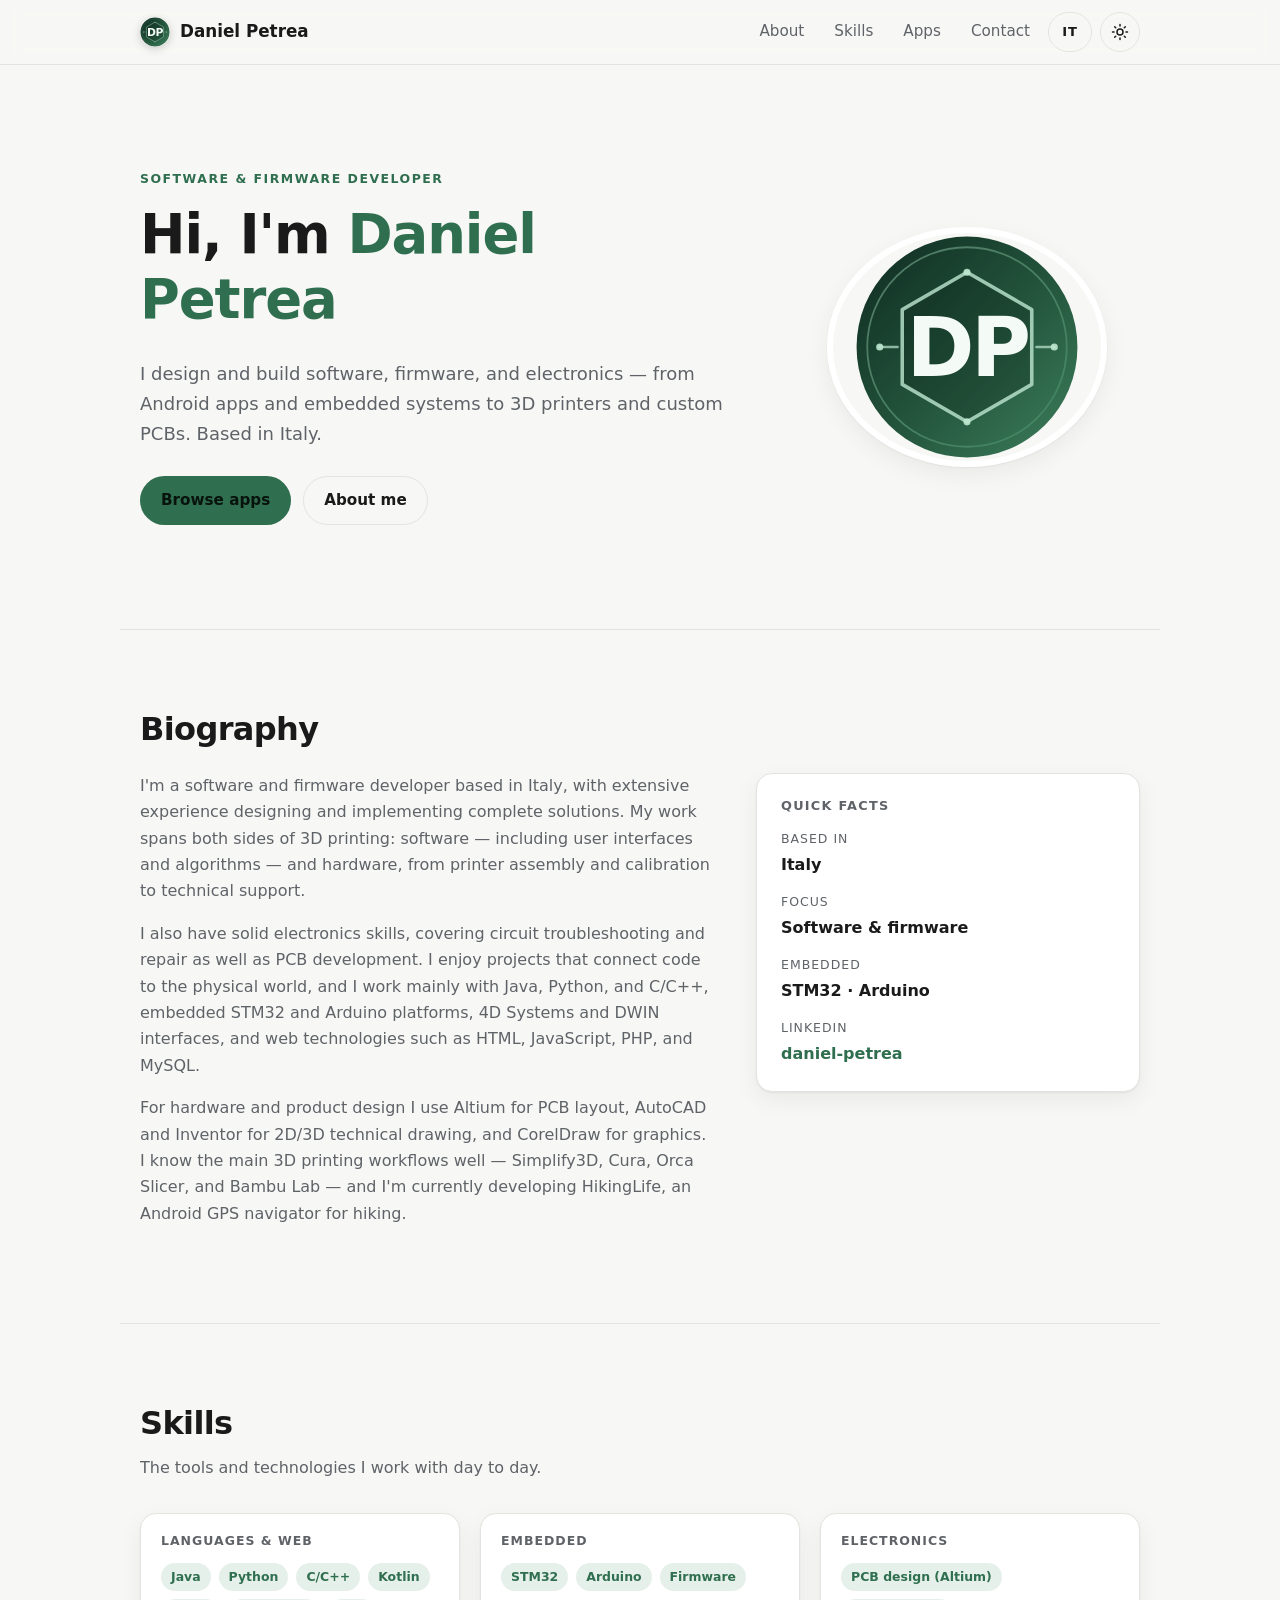
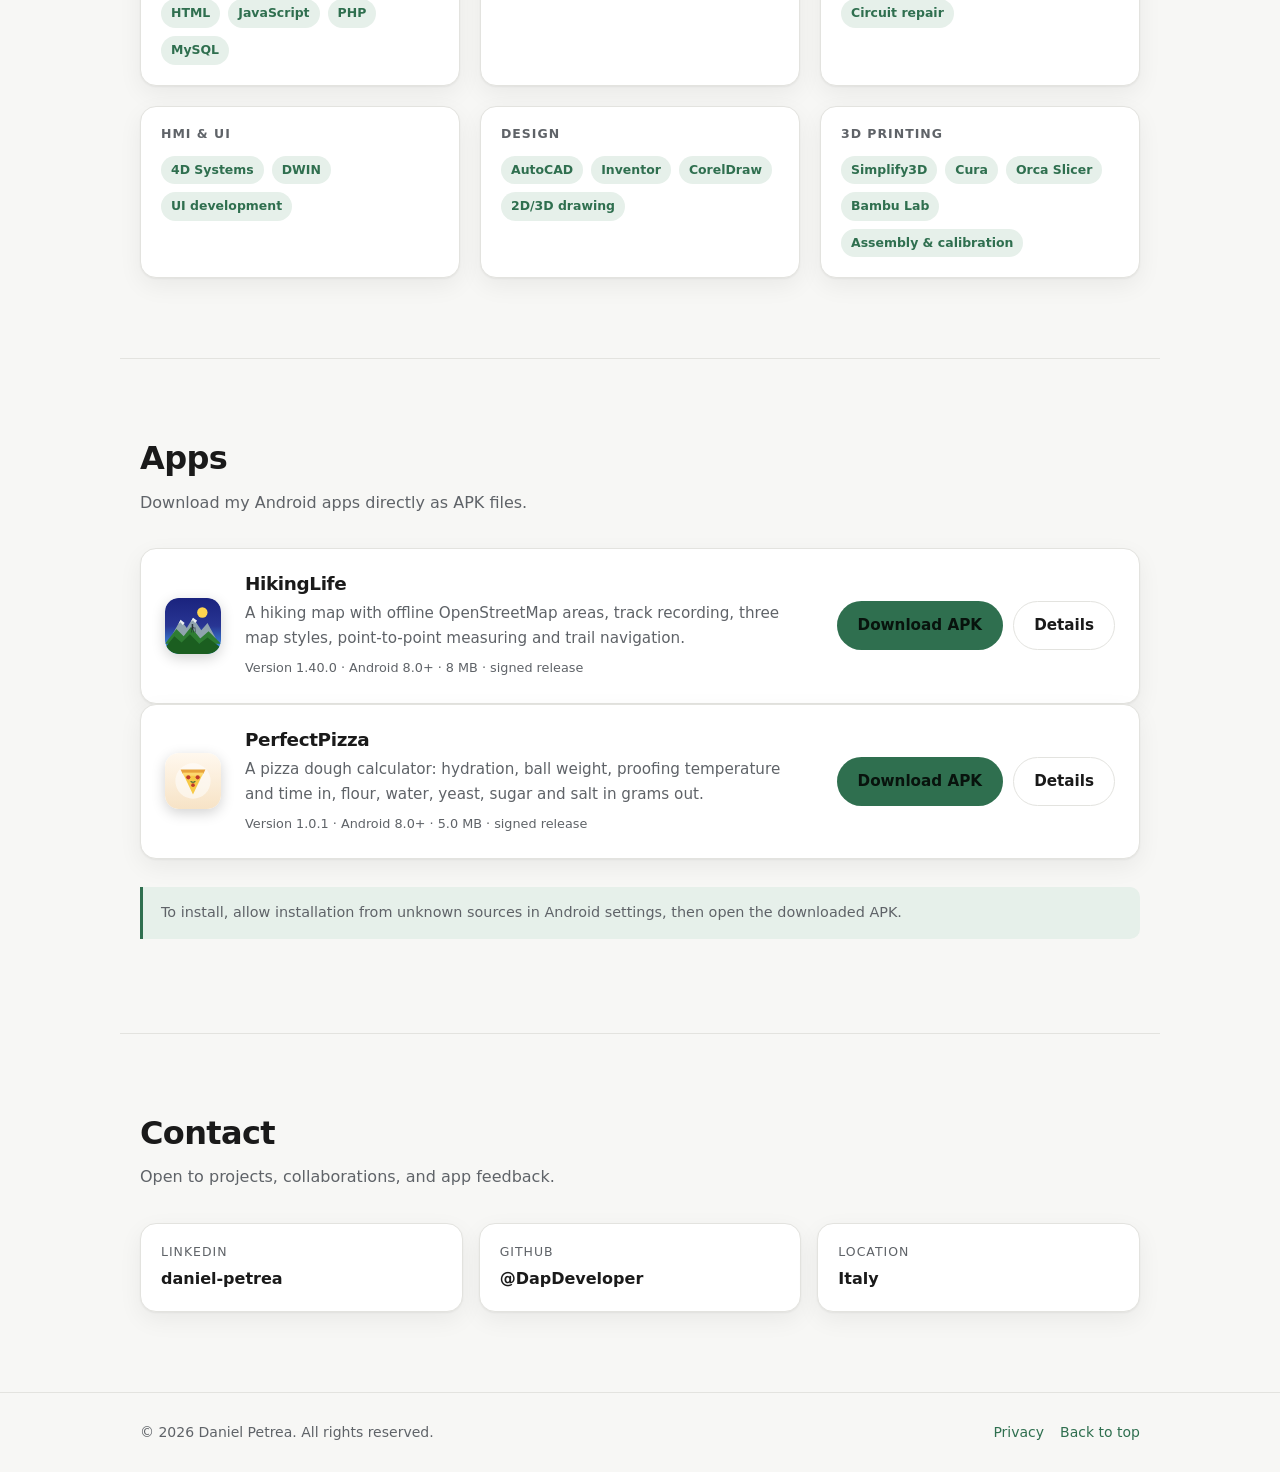
<file: index.html>
<!DOCTYPE html>
<html lang="en">
<head>
  <meta charset="UTF-8">
  <meta name="viewport" content="width=device-width, initial-scale=1.0">
  <title data-i18n="index.title">Daniel Petrea — Software &amp; Firmware Developer</title>
  <meta name="description" content="Daniel Petrea is a software and firmware developer in Italy, working on Android apps, embedded systems, electronics, and 3D printing." data-i18n="index.description" data-i18n-attr="content">
  <link rel="icon" href="assets/logo.svg" type="image/svg+xml">
  <link rel="apple-touch-icon" href="assets/logo.png">
  <link rel="stylesheet" href="css/style.css">
</head>
<body>
  <a class="skip-link" href="#main" data-i18n="skip">Skip to content</a>

  <header class="site-header">
    <nav class="nav container" aria-label="Main">
      <a class="brand" href="index.html">
        <img class="brand-logo" src="assets/logo.svg" alt="" width="30" height="30">
        Daniel Petrea
      </a>
      <button class="nav-toggle" aria-expanded="false" aria-controls="nav-menu" aria-label="Toggle menu" data-i18n-aria="nav.menu">
        <span></span><span></span><span></span>
      </button>
      <ul class="nav-menu" id="nav-menu">
        <li><a href="#about" data-i18n="nav.about">About</a></li>
        <li><a href="#skills" data-i18n="nav.skills">Skills</a></li>
        <li><a href="apps.html" data-i18n="nav.apps">Apps</a></li>
        <li><a href="#contact" data-i18n="nav.contact">Contact</a></li>
        <li class="nav-controls">
          <button class="lang-toggle" type="button" data-lang-toggle aria-label="Passa all'italiano">IT</button>
          <button class="theme-toggle" aria-label="Toggle color theme" data-i18n-aria="nav.theme">
            <svg class="icon-sun" viewBox="0 0 24 24" aria-hidden="true"><circle cx="12" cy="12" r="4"/><path d="M12 2v2M12 20v2M4.9 4.9l1.4 1.4M17.7 17.7l1.4 1.4M2 12h2M20 12h2M4.9 19.1l1.4-1.4M17.7 6.3l1.4-1.4"/></svg>
            <svg class="icon-moon" viewBox="0 0 24 24" aria-hidden="true"><path d="M21 12.8A9 9 0 1 1 11.2 3a7 7 0 0 0 9.8 9.8z"/></svg>
          </button>
        </li>
      </ul>
    </nav>
  </header>

  <main id="main">
    <section class="hero container" id="top">
      <div class="hero-text">
        <p class="eyebrow" data-i18n="hero.eyebrow">Software &amp; Firmware Developer</p>
        <h1 data-i18n="hero.title" data-i18n-html>Hi, I'm <span class="accent">Daniel Petrea</span></h1>
        <p class="lead" data-i18n="hero.lead">
          I design and build software, firmware, and electronics — from Android
          apps and embedded systems to 3D printers and custom PCBs. Based in
          Italy.
        </p>
        <div class="hero-actions">
          <a class="btn btn-primary" href="apps.html" data-i18n="hero.apps">Browse apps</a>
          <a class="btn btn-ghost" href="#about" data-i18n="hero.about">About me</a>
        </div>
      </div>
      <div class="hero-art">
        <img src="assets/logo.svg" alt="Daniel Petrea logo" width="240" height="240">
      </div>
    </section>

    <section class="section container" id="about">
      <h2 class="section-title" data-i18n="about.title">Biography</h2>
      <div class="about-grid">
        <div class="about-copy">
          <p data-i18n="about.p1">
            I'm a software and firmware developer based in Italy, with
            extensive experience designing and implementing complete solutions.
            My work spans both sides of 3D printing: software — including user
            interfaces and algorithms — and hardware, from printer assembly and
            calibration to technical support.
          </p>
          <p data-i18n="about.p2">
            I also have solid electronics skills, covering circuit
            troubleshooting and repair as well as PCB development. I enjoy
            projects that connect code to the physical world, and I work mainly
            with Java, Python, and C/C++, embedded STM32 and Arduino platforms,
            4D Systems and DWIN interfaces, and web technologies such as HTML,
            JavaScript, PHP, and MySQL.
          </p>
          <p data-i18n="about.p3">
            For hardware and product design I use Altium for PCB layout,
            AutoCAD and Inventor for 2D/3D technical drawing, and CorelDraw for
            graphics. I know the main 3D printing workflows well — Simplify3D,
            Cura, Orca Slicer, and Bambu Lab — and I'm currently developing
            HikingLife, an Android GPS navigator for hiking.
          </p>
        </div>
        <aside class="facts" aria-label="Quick facts">
          <h3 data-i18n="facts.title">Quick facts</h3>
          <dl>
            <div><dt data-i18n="facts.location">Based in</dt><dd data-i18n="facts.italy">Italy</dd></div>
            <div><dt data-i18n="facts.focus.label">Focus</dt><dd data-i18n="facts.focus.value">Software &amp; firmware</dd></div>
            <div><dt data-i18n="facts.embedded.label">Embedded</dt><dd>STM32 · Arduino</dd></div>
            <div><dt>LinkedIn</dt><dd><a href="https://www.linkedin.com/in/daniel-petrea-857741133" rel="noopener">daniel-petrea</a></dd></div>
          </dl>
        </aside>
      </div>
    </section>

    <section class="section container" id="skills">
      <div class="section-head">
        <h2 class="section-title" data-i18n="skills.title">Skills</h2>
        <p class="section-sub" data-i18n="skills.sub">The tools and technologies I work with day to day.</p>
      </div>
      <div class="skills-grid">
        <div class="skill-group">
          <h3 data-i18n="skills.languages">Languages &amp; web</h3>
          <ul class="tag-list">
            <li>Java</li>
            <li>Python</li>
            <li>C/C++</li>
            <li>Kotlin</li>
            <li>HTML</li>
            <li>JavaScript</li>
            <li>PHP</li>
            <li>MySQL</li>
          </ul>
        </div>
        <div class="skill-group">
          <h3 data-i18n="skills.embedded">Embedded</h3>
          <ul class="tag-list">
            <li>STM32</li>
            <li>Arduino</li>
            <li>Firmware</li>
          </ul>
        </div>
        <div class="skill-group">
          <h3 data-i18n="skills.electronics">Electronics</h3>
          <ul class="tag-list">
            <li data-i18n="skill.pcb">PCB design (Altium)</li>
            <li data-i18n="skill.repair">Circuit repair</li>
          </ul>
        </div>
        <div class="skill-group">
          <h3 data-i18n="skills.hmi">HMI &amp; UI</h3>
          <ul class="tag-list">
            <li>4D Systems</li>
            <li>DWIN</li>
            <li data-i18n="skill.ui">UI development</li>
          </ul>
        </div>
        <div class="skill-group">
          <h3 data-i18n="skills.design">Design</h3>
          <ul class="tag-list">
            <li>AutoCAD</li>
            <li>Inventor</li>
            <li>CorelDraw</li>
            <li data-i18n="skill.drawing">2D/3D drawing</li>
          </ul>
        </div>
        <div class="skill-group">
          <h3 data-i18n="skills.printing">3D printing</h3>
          <ul class="tag-list">
            <li>Simplify3D</li>
            <li>Cura</li>
            <li>Orca Slicer</li>
            <li>Bambu Lab</li>
            <li data-i18n="skill.assembly">Assembly &amp; calibration</li>
          </ul>
        </div>
      </div>
    </section>

    <section class="section container" id="apps">
      <div class="section-head">
        <h2 class="section-title" data-i18n="index.apps.title">Apps</h2>
        <p class="section-sub" data-i18n="index.apps.sub">Download my Android apps directly as APK files.</p>
      </div>

      <article class="app-card app-card-horizontal">
        <img class="app-icon-img" src="assets/apps/hikinglife.svg" alt="HikingLife icon" width="72" height="72">
        <div class="app-card-body">
          <h3>HikingLife</h3>
          <p data-i18n="index.hiking.desc">A hiking map with offline OpenStreetMap areas, track recording, three map styles, point-to-point measuring and trail navigation.</p>
          <p class="meta" data-i18n="index.hiking.meta">Version 1.40.0 · Android 8.0+ · 8 MB · signed release</p>
        </div>
        <div class="app-card-actions">
          <a class="btn btn-primary" href="apk/HikingLife.apk" download="HikingLife-1.40.0.apk" data-i18n="index.hiking.download">Download APK</a>
          <a class="btn btn-ghost" href="apps.html" data-i18n="index.hiking.details">Details</a>
        </div>
      </article>

      <article class="app-card app-card-horizontal">
        <img class="app-icon-img" src="assets/apps/perfectpizza.svg" alt="PerfectPizza icon" width="72" height="72">
        <div class="app-card-body">
          <h3>PerfectPizza</h3>
          <p data-i18n="index.pizza.desc">A pizza dough calculator: hydration, ball weight, proofing temperature and time in, flour, water, yeast, sugar and salt in grams out.</p>
          <p class="meta" data-i18n="index.pizza.meta">Version 1.0.1 · Android 8.0+ · 5.0 MB · signed release</p>
        </div>
        <div class="app-card-actions">
          <a class="btn btn-primary" href="apk/PerfectPizza.apk" download="PerfectPizza-1.0.1.apk" data-i18n="index.hiking.download">Download APK</a>
          <a class="btn btn-ghost" href="apps.html#perfectpizza" data-i18n="index.hiking.details">Details</a>
        </div>
      </article>

      <p class="note" data-i18n="index.install.note">
        To install, allow installation from unknown sources in Android settings,
        then open the downloaded APK.
      </p>
    </section>

    <section class="section container" id="contact">
      <h2 class="section-title" data-i18n="contact.title">Contact</h2>
      <p class="section-sub" data-i18n="contact.sub">Open to projects, collaborations, and app feedback.</p>
      <div class="contact-links">
        <a class="contact-link" href="https://www.linkedin.com/in/daniel-petrea-857741133" rel="noopener">
          <span class="contact-label" data-i18n="contact.linkedin">LinkedIn</span>
          <span class="contact-value">daniel-petrea</span>
        </a>
        <a class="contact-link" href="https://github.com/DapDeveloper" rel="noopener">
          <span class="contact-label" data-i18n="contact.github">GitHub</span>
          <span class="contact-value">@DapDeveloper</span>
        </a>
        <a class="contact-link" href="https://maps.google.com/?q=Italy" rel="noopener">
          <span class="contact-label" data-i18n="contact.location">Location</span>
          <span class="contact-value" data-i18n="contact.italy">Italy</span>
        </a>
      </div>
    </section>
  </main>

  <footer class="site-footer">
    <div class="container footer-inner">
      <p>&copy; <span id="year"></span> Daniel Petrea. <span data-i18n="footer.rights">All rights reserved.</span></p>
      <div class="footer-links">
        <a href="privacy.html" data-i18n="footer.privacy">Privacy</a>
        <a href="#top" data-i18n="footer.top">Back to top</a>
      </div>
    </div>
  </footer>

  <script src="js/main.js"></script>
</body>
</html>
</file>
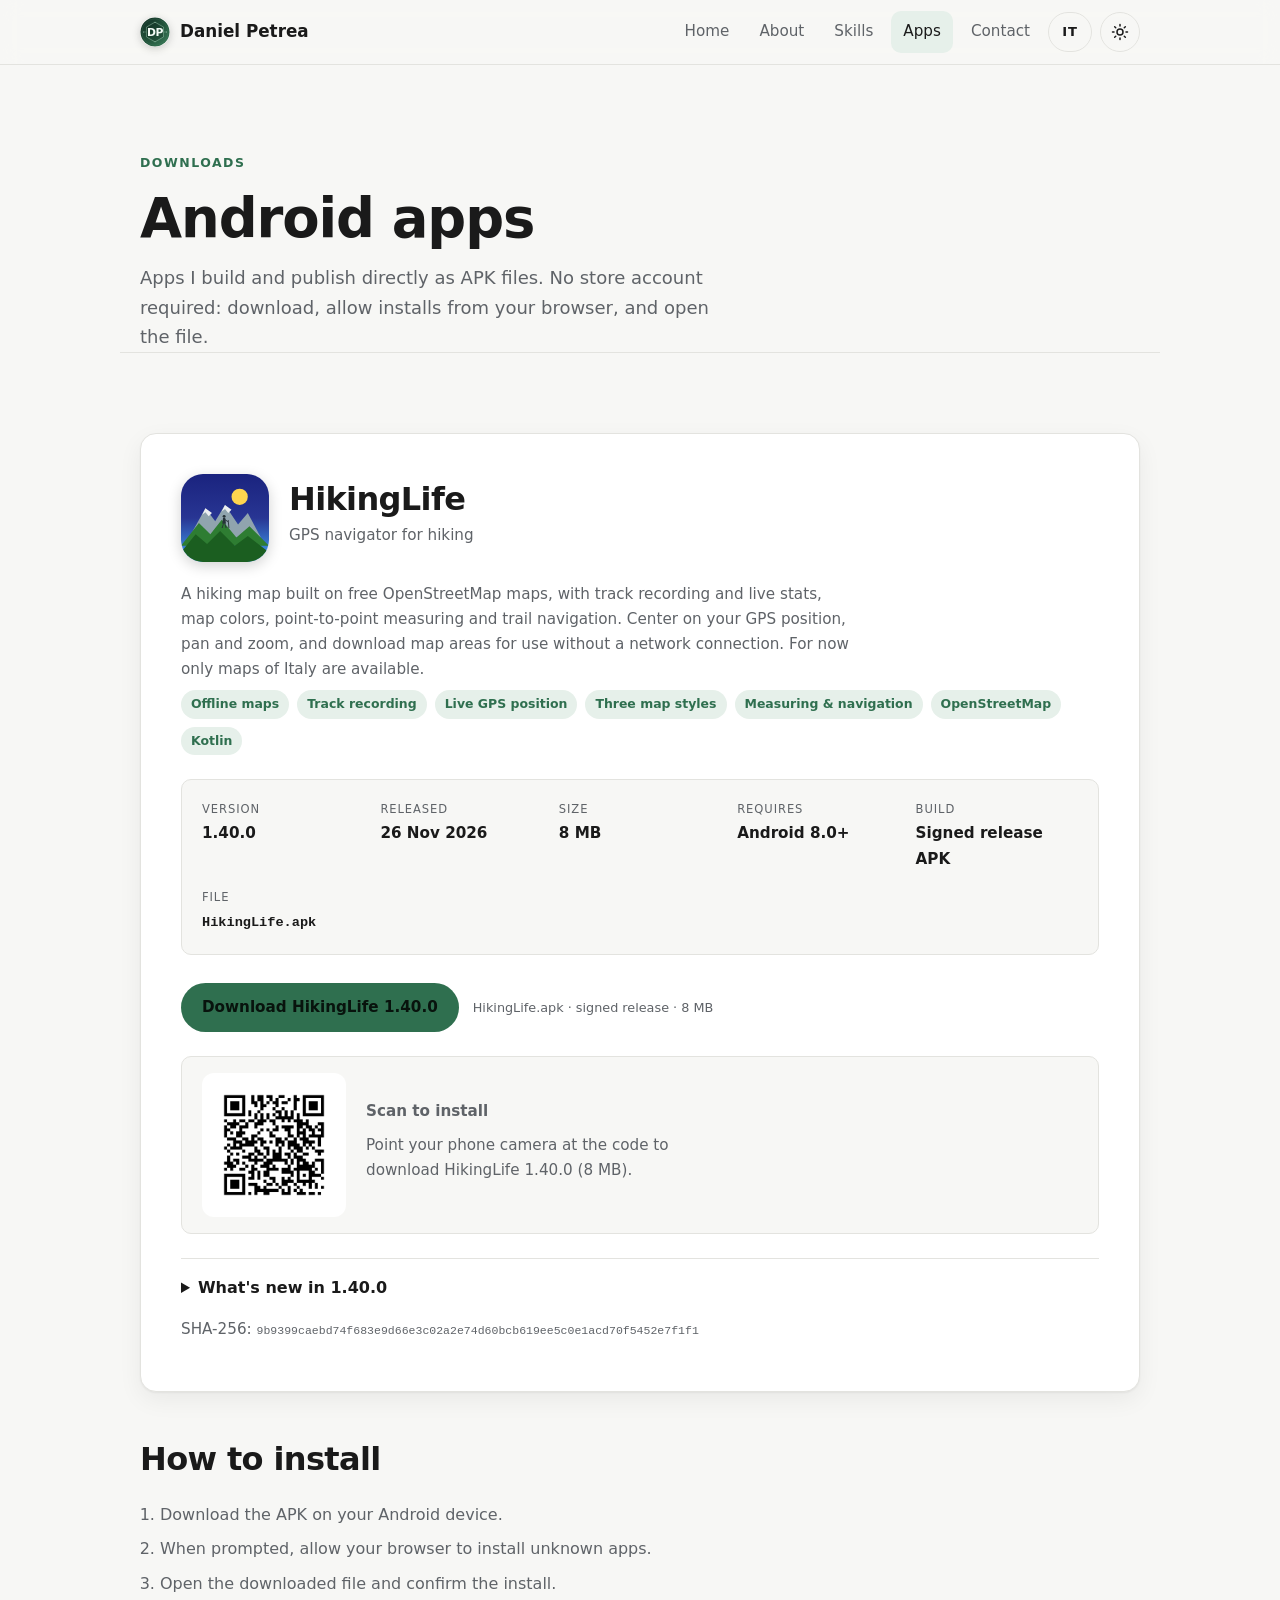
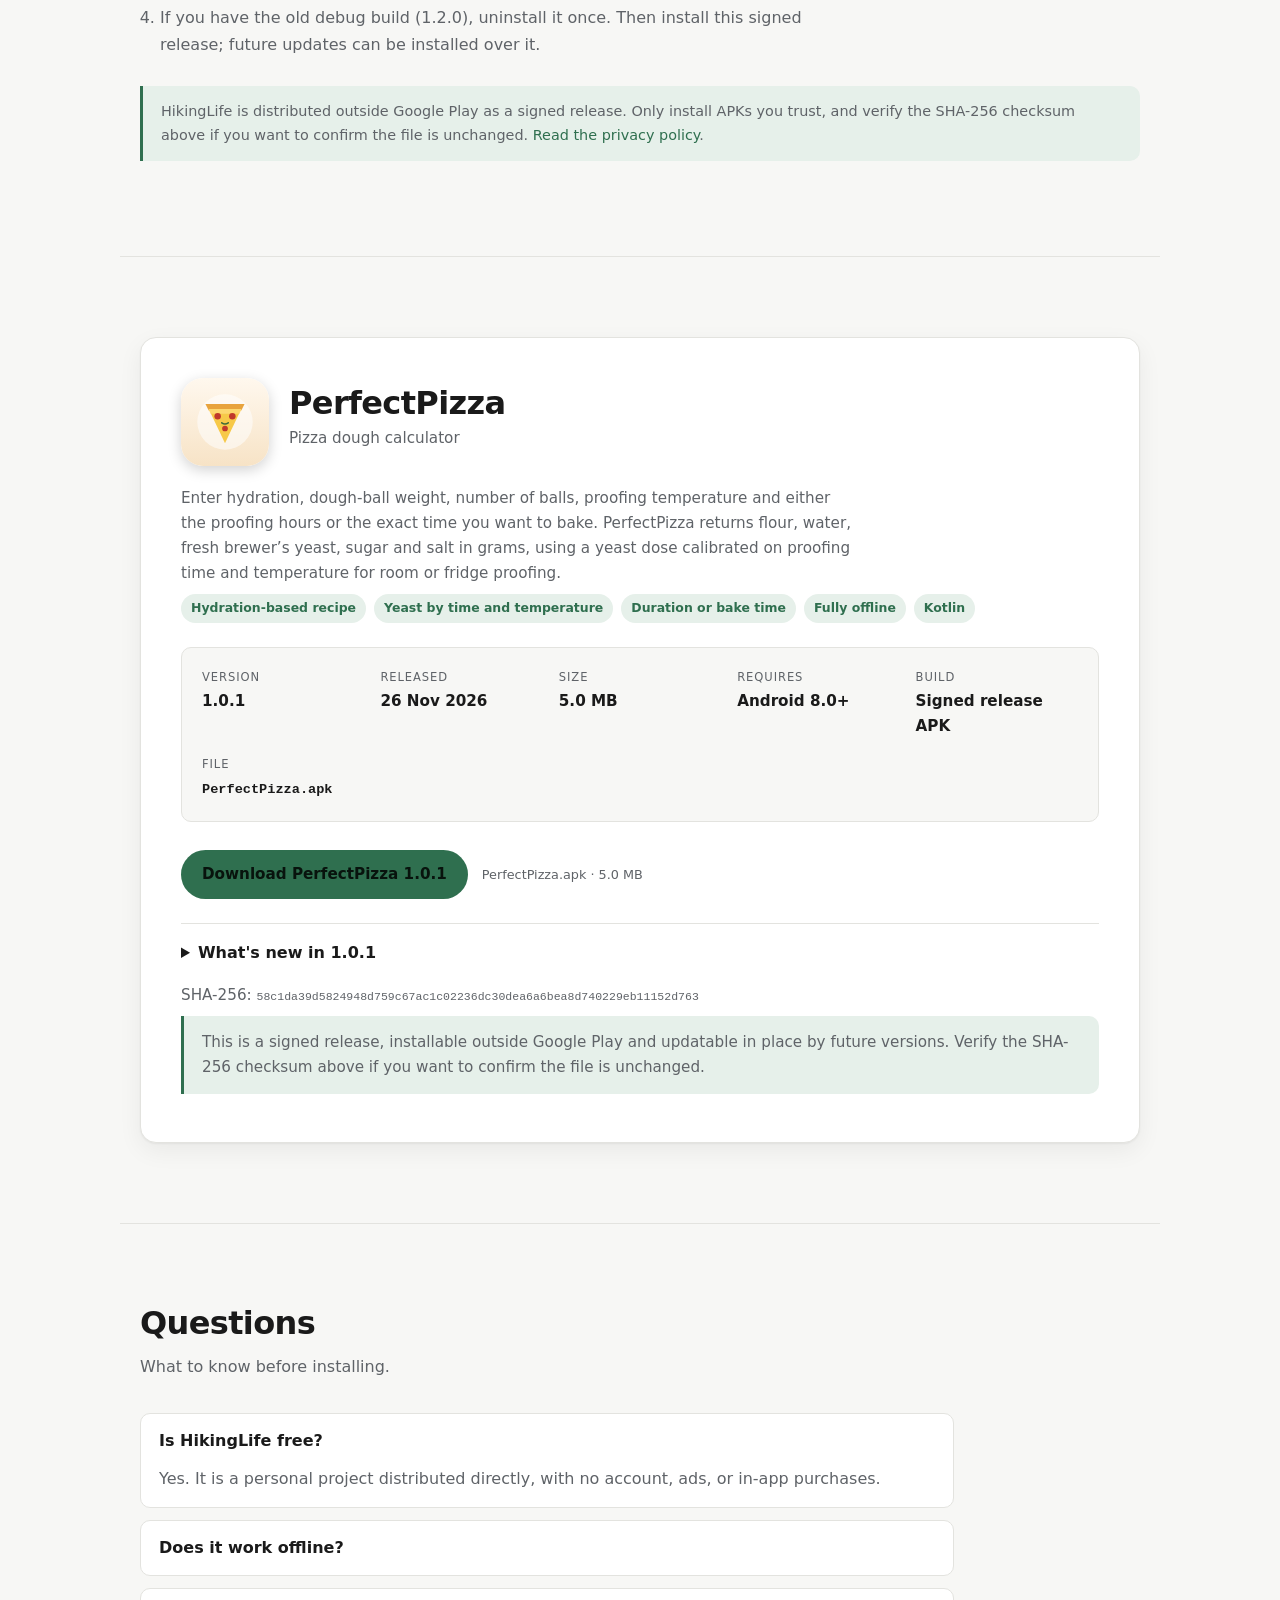
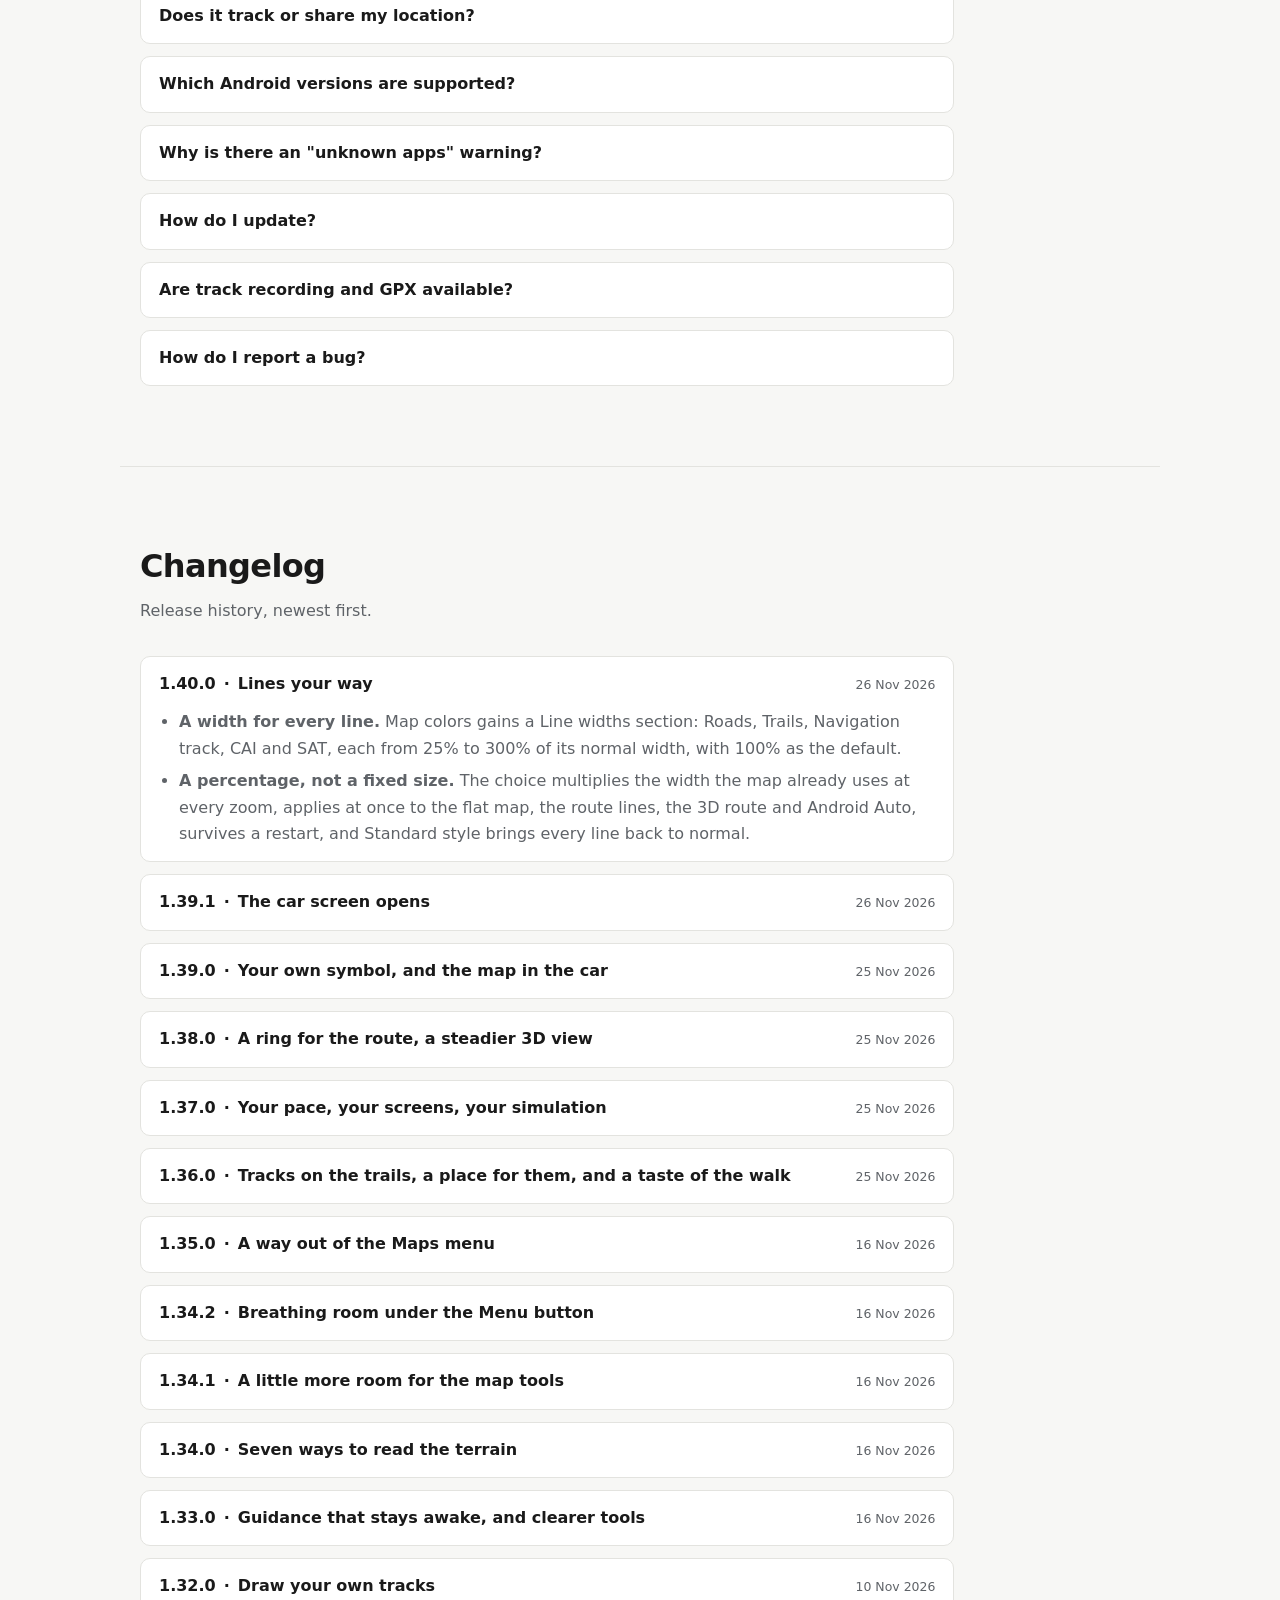
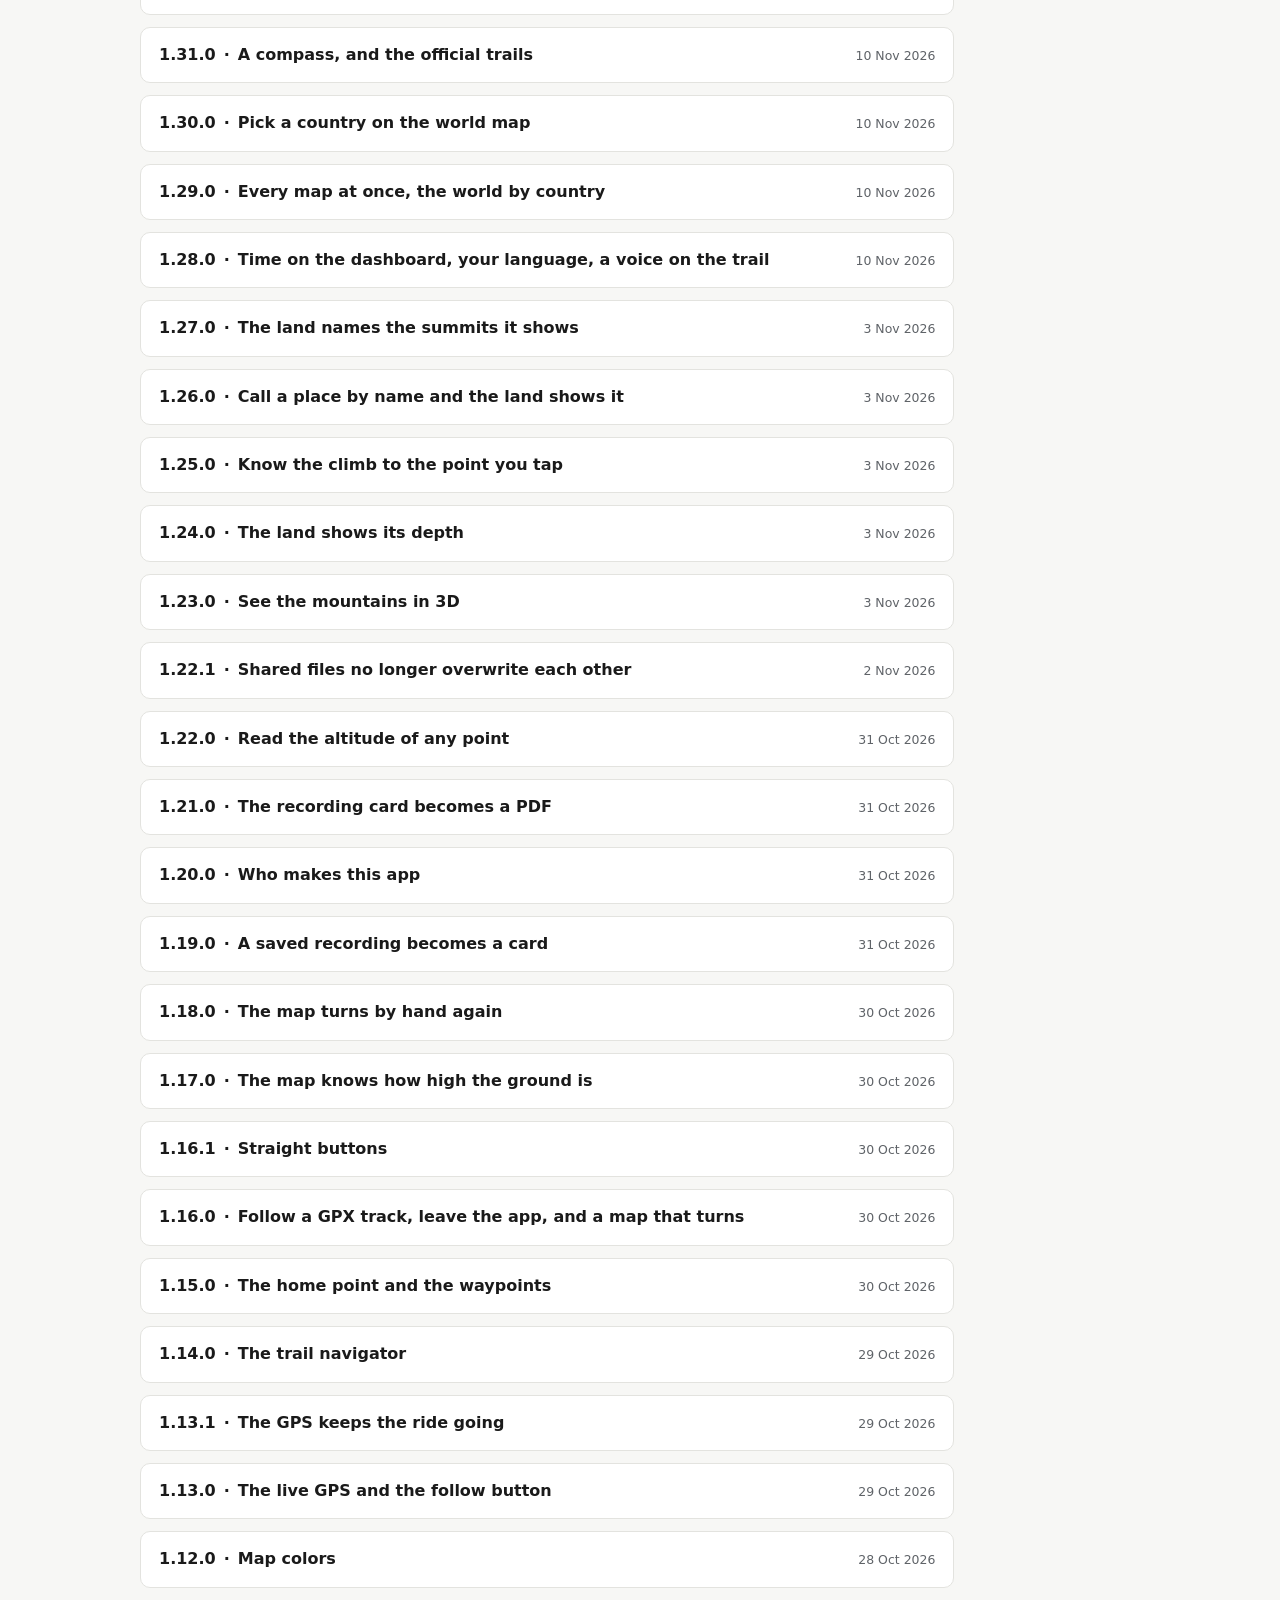
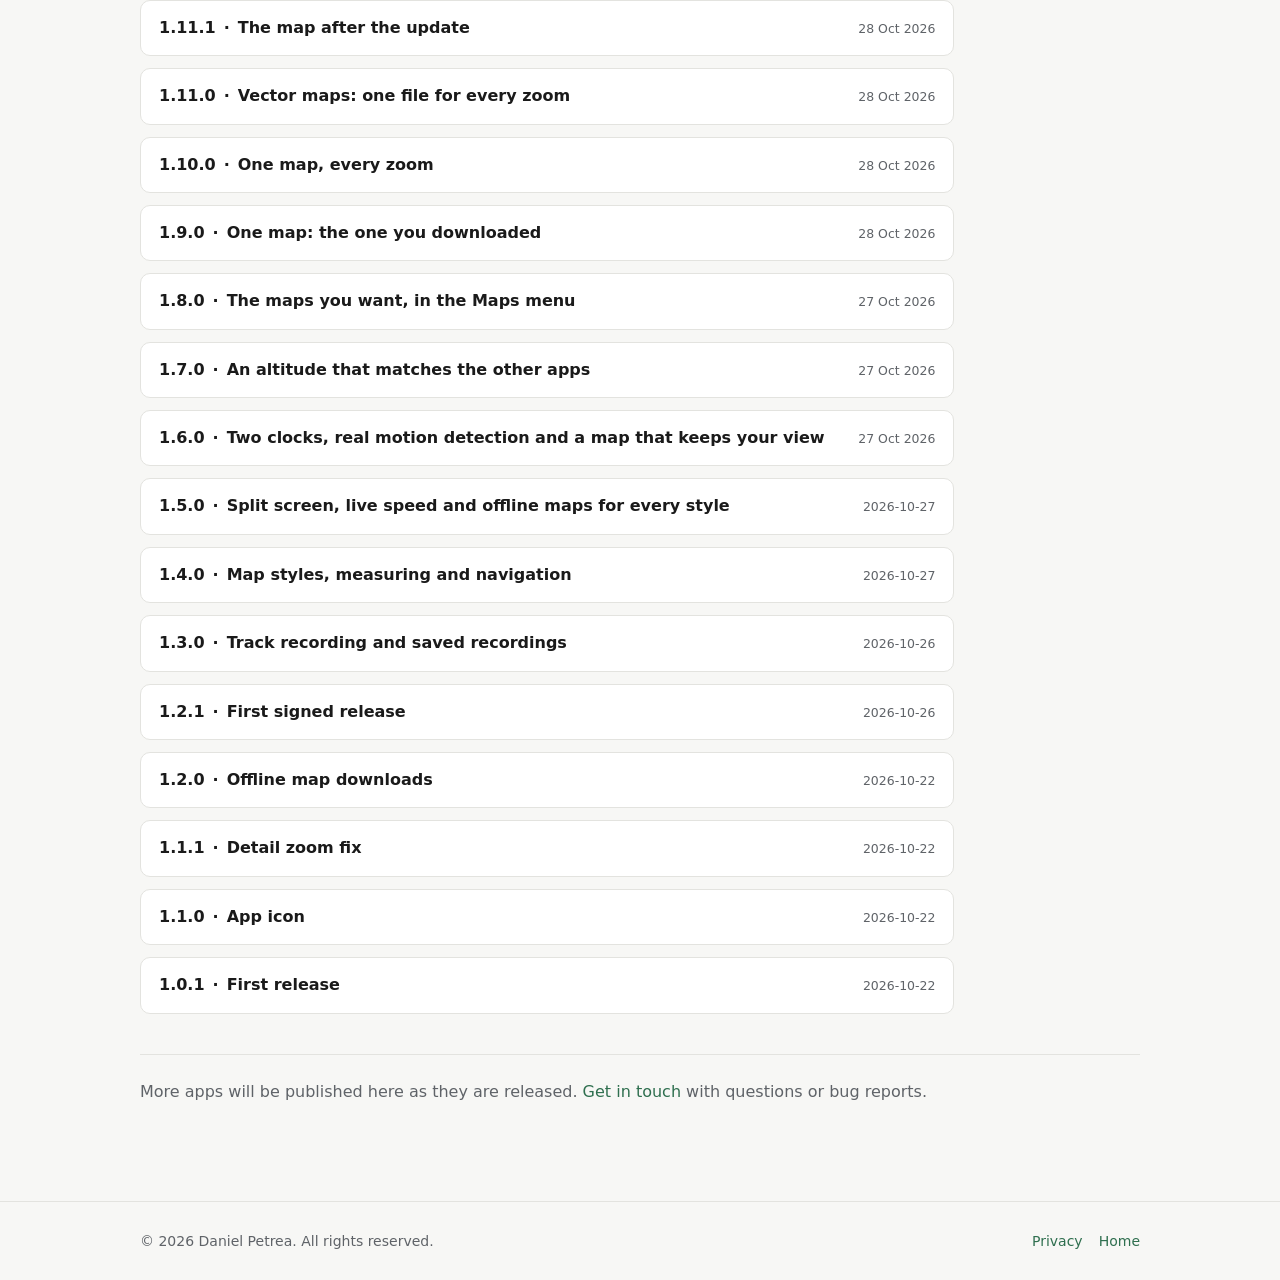
<file: apps.html>
<!DOCTYPE html>
<html lang="en">
<head>
  <meta charset="UTF-8">
  <meta name="viewport" content="width=device-width, initial-scale=1.0">
  <title data-i18n="apps.title">Android Apps — Daniel Petrea</title>
  <meta name="description" content="Android apps by Daniel Petrea, available as direct APK downloads." data-i18n="apps.description" data-i18n-attr="content">
  <link rel="icon" href="assets/logo.svg" type="image/svg+xml">
  <link rel="apple-touch-icon" href="assets/logo.png">
  <link rel="stylesheet" href="css/style.css">
</head>
<body>
  <a class="skip-link" href="#main" data-i18n="skip">Skip to content</a>

  <header class="site-header">
    <nav class="nav container" aria-label="Main">
      <a class="brand" href="index.html">
        <img class="brand-logo" src="assets/logo.svg" alt="" width="30" height="30">
        Daniel Petrea
      </a>
      <button class="nav-toggle" aria-expanded="false" aria-controls="nav-menu" aria-label="Toggle menu" data-i18n-aria="nav.menu">
        <span></span><span></span><span></span>
      </button>
      <ul class="nav-menu" id="nav-menu">
        <li><a href="index.html" data-i18n="nav.home">Home</a></li>
        <li><a href="index.html#about" data-i18n="nav.about">About</a></li>
        <li><a href="index.html#skills" data-i18n="nav.skills">Skills</a></li>
        <li><a href="apps.html" aria-current="page" data-i18n="nav.apps">Apps</a></li>
        <li><a href="index.html#contact" data-i18n="nav.contact">Contact</a></li>
        <li class="nav-controls">
          <button class="lang-toggle" type="button" data-lang-toggle aria-label="Passa all'italiano">IT</button>
          <button class="theme-toggle" aria-label="Toggle color theme" data-i18n-aria="nav.theme">
            <svg class="icon-sun" viewBox="0 0 24 24" aria-hidden="true"><circle cx="12" cy="12" r="4"/><path d="M12 2v2M12 20v2M4.9 4.9l1.4 1.4M17.7 17.7l1.4 1.4M2 12h2M20 12h2M4.9 19.1l1.4-1.4M17.7 6.3l1.4-1.4"/></svg>
            <svg class="icon-moon" viewBox="0 0 24 24" aria-hidden="true"><path d="M21 12.8A9 9 0 1 1 11.2 3a7 7 0 0 0 9.8 9.8z"/></svg>
          </button>
        </li>
      </ul>
    </nav>
  </header>

  <main id="main">
    <section class="page-hero container">
      <p class="eyebrow" data-i18n="apps.eyebrow">Downloads</p>
      <h1 data-i18n="apps.h1">Android apps</h1>
      <p class="lead" data-i18n="apps.lead">
        Apps I build and publish directly as APK files. No store account
        required: download, allow installs from your browser, and open the file.
      </p>
    </section>

    <section class="section container" id="hikinglife">
      <article class="app-card app-card-featured">
        <div class="app-card-head">
          <img class="app-icon-img app-icon-lg" src="assets/apps/hikinglife.svg" alt="HikingLife icon" width="88" height="88">
          <div>
            <h2>HikingLife</h2>
            <p class="app-tagline" data-i18n="hiking.tagline">GPS navigator for hiking</p>
          </div>
        </div>

        <p class="app-description" data-i18n="hiking.description">
          A hiking map built on free OpenStreetMap maps, with track recording
          and live stats, map colors, point-to-point measuring and trail
          navigation. Center on your GPS position, pan and zoom, and download
          map areas for use without a network connection. For now only maps of
          Italy are available.
        </p>

        <ul class="tag-list">
          <li data-i18n="tag.offline">Offline maps</li>
          <li data-i18n="tag.recording">Track recording</li>
          <li data-i18n="tag.position">Live GPS position</li>
          <li data-i18n="tag.styles">Three map styles</li>
          <li data-i18n="tag.navigation">Measuring &amp; navigation</li>
          <li>OpenStreetMap</li>
          <li>Kotlin</li>
        </ul>

        <dl class="app-details">
          <div><dt data-i18n="detail.version">Version</dt><dd>1.40.0</dd></div>
          <div><dt data-i18n="detail.released">Released</dt><dd data-i18n="detail.released.value">26 Nov 2026</dd></div>
          <div><dt data-i18n="detail.size">Size</dt><dd>8 MB</dd></div>
          <div><dt data-i18n="detail.requires">Requires</dt><dd>Android 8.0+</dd></div>
          <div><dt data-i18n="detail.build">Build</dt><dd data-i18n="detail.build.value">Signed release APK</dd></div>
          <div><dt data-i18n="detail.file">File</dt><dd><code>HikingLife.apk</code></dd></div>
        </dl>

        <div class="app-actions">
          <a class="btn btn-primary" href="apk/HikingLife.apk" download="HikingLife-1.40.0.apk" data-i18n="hiking.download">Download HikingLife 1.40.0</a>
          <span class="app-file">HikingLife.apk · signed release · 8 MB</span>
        </div>

        <div class="qr-card">
          <img class="qr-code" src="assets/hikinglife-qr.png" alt="QR code to download HikingLife" width="144" height="144" data-i18n="qr.alt" data-i18n-attr="alt">
          <div>
            <p class="qr-title" data-i18n="qr.title">Scan to install</p>
            <p class="qr-caption" data-i18n="qr.caption">Point your phone camera at the code to download HikingLife 1.40.0 (8 MB).</p>
          </div>
        </div>

        <details class="release-notes">
          <!-- release:start -->
          <summary data-i18n="release.summary">What's new in 1.40.0</summary>
          <ul>
            <li data-i18n="release.1" data-i18n-html><strong>A width for every line.</strong> Map colors gains a Line widths section: Roads, Trails, Navigation track, CAI and SAT, each from 25% to 300% of its normal width, with 100% as the default.</li>
            <li data-i18n="release.2" data-i18n-html><strong>A percentage, not a fixed size.</strong> The choice multiplies the width the map already uses at every zoom, applies at once to the flat map, the route lines, the 3D route and Android Auto, survives a restart, and Standard style brings every line back to normal.</li>
          </ul>
          <!-- release:end -->
        </details>

        <p class="checksum">
          SHA-256: <code id="apk-sha256">9b9399caebd74f683e9d66e3c02a2e74d60bcb619ee5c0e1acd70f5452e7f1f1</code>
        </p>
      </article>

      <div class="install">
        <h2 class="section-title" data-i18n="install.title">How to install</h2>
        <ol class="install-steps">
          <li data-i18n="install.1">Download the APK on your Android device.</li>
          <li data-i18n="install.2">When prompted, allow your browser to install unknown apps.</li>
          <li data-i18n="install.3">Open the downloaded file and confirm the install.</li>
          <li data-i18n="install.4">If you have the old debug build (1.2.0), uninstall it once. Then install this signed release; future updates can be installed over it.</li>
        </ol>
        <p class="note">
          <span data-i18n="install.note">HikingLife is distributed outside Google Play as a signed release. Only install APKs you trust, and verify the SHA-256 checksum above if you want to confirm the file is unchanged.</span>
          <a href="privacy.html" data-i18n="install.privacy">Read the privacy policy</a>.
        </p>
      </div>
    </section>

    <section class="section container" id="perfectpizza">
      <article class="app-card app-card-featured">
        <div class="app-card-head">
          <img class="app-icon-img app-icon-lg" src="assets/apps/perfectpizza.svg" alt="PerfectPizza icon" width="88" height="88">
          <div>
            <h2>PerfectPizza</h2>
            <p class="app-tagline" data-i18n="perfectpizza.tagline">Pizza dough calculator</p>
          </div>
        </div>

        <p class="app-description" data-i18n="perfectpizza.description">
          Enter hydration, dough-ball weight, number of balls, proofing
          temperature and either the proofing hours or the exact time you want
          to bake. PerfectPizza returns flour, water, fresh brewer’s yeast,
          sugar and salt in grams, using a yeast dose calibrated on proofing
          time and temperature for room or fridge proofing.
        </p>

        <ul class="tag-list">
          <li data-i18n="pizza.tag.hydration">Hydration-based recipe</li>
          <li data-i18n="pizza.tag.yeast">Yeast by time and temperature</li>
          <li data-i18n="pizza.tag.modes">Duration or bake time</li>
          <li data-i18n="pizza.tag.offline">Fully offline</li>
          <li>Kotlin</li>
        </ul>

        <dl class="app-details">
          <div><dt data-i18n="detail.version">Version</dt><dd>1.0.1</dd></div>
          <div><dt data-i18n="detail.released">Released</dt><dd data-i18n="detail.released.value">27 Oct 2026</dd></div>
          <div><dt data-i18n="detail.size">Size</dt><dd>5.0 MB</dd></div>
          <div><dt data-i18n="detail.requires">Requires</dt><dd>Android 8.0+</dd></div>
          <div><dt data-i18n="detail.build">Build</dt><dd data-i18n="detail.build.signed">Signed release APK</dd></div>
          <div><dt data-i18n="detail.file">File</dt><dd><code>PerfectPizza.apk</code></dd></div>
        </dl>

        <div class="app-actions">
          <a class="btn btn-primary" href="apk/PerfectPizza.apk" download="PerfectPizza-1.0.1.apk" data-i18n="perfectpizza.download">Download PerfectPizza 1.0.1</a>
          <span class="app-file">PerfectPizza.apk · 5.0 MB</span>
        </div>

        <details class="release-notes">
          <summary data-i18n="perfectpizza.release.summary">What's new in 1.0.1</summary>
          <ul>
            <li data-i18n="perfectpizza.release.1">Calculates flour, water, fresh yeast, sugar and salt from hydration, ball weight, ball count, temperature and proofing time.</li>
            <li data-i18n="perfectpizza.release.2">Two timing modes: proofing hours, or the date and time you want to bake.</li>
            <li data-i18n="perfectpizza.release.3">Room and fridge temperature presets, both editable in Settings, plus any custom temperature.</li>
            <li data-i18n="perfectpizza.release.4">Editable defaults for salt and sugar percentages.</li>
            <li data-i18n="perfectpizza.release.5">Italian and English, no permissions, no network, no ads.</li>
            <li data-i18n="perfectpizza.release.6">Signed release APK: future updates install over this build.</li>
          </ul>
        </details>

        <p class="checksum">
          SHA-256: <code>58c1da39d5824948d759c67ac1c02236dc30dea6a6bea8d740229eb11152d763</code>
        </p>

        <p class="note" data-i18n="perfectpizza.release.note">
          This is a signed release, installable outside Google Play and
          updatable in place by future versions. Verify the SHA-256 checksum
          above if you want to confirm the file is unchanged.
        </p>
      </article>
    </section>

    <section class="section container" id="faq">
      <div class="section-head">
        <h2 class="section-title" data-i18n="faq.title">Questions</h2>
        <p class="section-sub" data-i18n="faq.sub">What to know before installing.</p>
      </div>
      <div class="faq-list">
        <details class="faq-item" open>
          <summary data-i18n="faq.q1">Is HikingLife free?</summary>
          <p data-i18n="faq.a1">Yes. It is a personal project distributed directly, with no account, ads, or in-app purchases.</p>
        </details>
        <details class="faq-item">
          <summary data-i18n="faq.q2">Does it work offline?</summary>
          <p data-i18n="faq.a2">The app includes an offline Italy map for zoom 8–10. Before leaving you can download a country, a city, a searched place or the current view at overview (Z8–Z12) or trail detail (Z13–Z16) zoom. Other areas and higher zooms load online and are cached when a connection is available. Straight-line measuring and navigation work offline; trail routing needs a connection.</p>
        </details>
        <details class="faq-item">
          <summary data-i18n="faq.q3">Does it track or share my location?</summary>
          <p data-i18n="faq.a3">Recorded tracks and saved recordings stay in the app's private storage on your device. HikingLife has no account, analytics, ads, or developer-operated server, and it does not send your position to the developer. Map tiles are requested from OpenTopoMap, OSM France and Waymarked Trails, and trail distances or navigation send the start and end coordinates to the FOSSGIS/OSRM routing service. These providers receive standard network information such as your IP address.</p>
        </details>
        <details class="faq-item">
          <summary data-i18n="faq.q4">Which Android versions are supported?</summary>
          <p data-i18n="faq.a4">Android 8.0 (API 26) or newer.</p>
        </details>
        <details class="faq-item">
          <summary data-i18n="faq.q5">Why is there an "unknown apps" warning?</summary>
          <p data-i18n="faq.a5">HikingLife is installed from a browser, not Google Play, so Android asks you to allow installs from that browser. The permission applies only to the app you use to open the APK.</p>
        </details>
        <details class="faq-item">
          <summary data-i18n="faq.q6">How do I update?</summary>
          <p data-i18n="faq.a6">Install the new APK over the current one. The first signed release (1.2.1) is the exception: if you have the old debug build (1.2.0), uninstall it once because the signing key changed.</p>
        </details>
        <details class="faq-item">
          <summary data-i18n="faq.q7">Are track recording and GPX available?</summary>
          <p data-i18n="faq.a7">Track recording, live stats, saved recordings and elevation profiles are available since 1.3.0. Tracks are stored on the device in a JSON Lines format; GPX import/export is planned for a future release.</p>
        </details>
        <details class="faq-item">
          <summary data-i18n="faq.q8">How do I report a bug?</summary>
          <p data-i18n="faq.a8" data-i18n-html>Contact me on <a href="https://github.com/DapDeveloper">GitHub</a> or <a href="https://www.linkedin.com/in/daniel-petrea-857741133" rel="noopener">LinkedIn</a> with your Android version, device model, and steps to reproduce. Include a screenshot if possible.</p>
        </details>
      </div>
    </section>

    <section class="section container" id="changelog">
      <div class="section-head">
        <h2 class="section-title" data-i18n="changelog.title">Changelog</h2>
        <p class="section-sub" data-i18n="changelog.sub">Release history, newest first.</p>
      </div>
      <div class="changelog">
        <!-- changelog:start -->
        <details class="changelog-item" open>
          <summary><strong>1.40.0</strong> · <span data-i18n="changelog.1400.title">Lines your way</span> <time datetime="2026-11-26">26 Nov 2026</time></summary>
          <ul>
            <li data-i18n="changelog.1400.1" data-i18n-html><strong>A width for every line.</strong> Map colors gains a Line widths section: Roads, Trails, Navigation track, CAI and SAT, each from 25% to 300% of its normal width, with 100% as the default.</li>
            <li data-i18n="changelog.1400.2" data-i18n-html><strong>A percentage, not a fixed size.</strong> The choice multiplies the width the map already uses at every zoom, applies at once to the flat map, the route lines, the 3D route and Android Auto, survives a restart, and Standard style brings every line back to normal.</li>
          </ul>
        </details>
        <details class="changelog-item">
          <summary><strong>1.39.1</strong> · <span data-i18n="changelog.1391.title">The car screen opens</span> <time datetime="2026-11-26">26 Nov 2026</time></summary>
          <ul>
            <li data-i18n="changelog.1391.1" data-i18n-html><strong>Android Auto opens again.</strong> The car app declared its minimum car API level in the wrong place, so Android Auto refused to bind it; it is now declared where the Car App Library reads it. The car template and its offline search were checked on the Desktop Head Unit.</li>
          </ul>
        </details>
        <details class="changelog-item">
          <summary><strong>1.39.0</strong> · <span data-i18n="changelog.1390.title">Your own symbol, and the map in the car</span> <time datetime="2026-11-25">25 Nov 2026</time></summary>
          <ul>
            <li data-i18n="changelog.1390.1" data-i18n-html><strong>Seven markers for your position.</strong> Settings now offers Arrow, Round arrow, Pin, Target, Diamond, Compass star and Crosshair; the choice applies at once, the pin stands on the fix by its tip, and it survives a relaunch.</li>
            <li data-i18n="changelog.1390.2" data-i18n-html><strong>The offline map in the car.</strong> HikingLife can run as an Android Auto navigation app: the enabled maps, the position, a search over the named places and a trail route with the next manoeuvre, distance and arrival, all offline. It is a side-loaded developer-mode build, not tested on a car yet.</li>
          </ul>
        </details>
        <details class="changelog-item">
          <summary><strong>1.38.0</strong> · <span data-i18n="changelog.1380.title">A ring for the route, a steadier 3D view</span> <time datetime="2026-11-25">25 Nov 2026</time></summary>
          <ul>
            <li data-i18n="changelog.1380.1" data-i18n-html><strong>How much of the track is behind you.</strong> While recording and following a track, the recording header shows a ring with the completed distance as a percentage, animated when it changes and refreshed with every fix.</li>
            <li data-i18n="changelog.1380.2" data-i18n-html><strong>Close stays in reach in the Maps menu.</strong> The title row no longer scrolls away with the map lists, so Close is always visible; the second Close at the end of the list remains.</li>
            <li data-i18n="changelog.1380.3" data-i18n-html><strong>A 3D view that zooms the right way and shows the route.</strong> Spreading two fingers now moves the eye closer instead of further away, and the navigation line is a wider band with a pale casing that the land cannot hide.</li>
          </ul>
        </details>
        <details class="changelog-item">
          <summary><strong>1.37.0</strong> · <span data-i18n="changelog.1370.title">Your pace, your screens, your simulation</span> <time datetime="2026-11-25">25 Nov 2026</time></summary>
          <ul>
            <li data-i18n="changelog.1370.1" data-i18n-html><strong>An arrival time at your pace.</strong> The route panel estimates the time left and the clock arrival from the average speed of the last 50 m walked, pauses included, shows that speed, and refreshes every two seconds.</li>
            <li data-i18n="changelog.1370.2" data-i18n-html><strong>Activities and Saved tracks apart.</strong> Activities keeps the recordings, Saved tracks keeps the drawn tracks and imported GPX with the import button; both open full screen below the status bar, and a track has a full-screen detail with its own back step.</li>
            <li data-i18n="changelog.1370.3" data-i18n-html><strong>A simulation with the profile and your speed.</strong> The report and the shared image include the elevation profile, a slider sets the walking or running speed used for the times, and the simulation can be played at 1x, 2x, 4x, 10x or 50x while its graph follows the walk.</li>
          </ul>
        </details>
        <details class="changelog-item">
          <summary><strong>1.36.0</strong> · <span data-i18n="changelog.1360.title">Tracks on the trails, a place for them, and a taste of the walk</span> <time datetime="2026-11-25">25 Nov 2026</time></summary>
          <ul>
            <li data-i18n="changelog.1360.1" data-i18n-html><strong>Every tool within reach.</strong> When the screen is too short for all eight map tools, the left column now scrolls above the GPS bar instead of hiding the altitude and elevation meters.</li>
            <li data-i18n="changelog.1360.2" data-i18n-html><strong>The recorded track on the 3D land.</strong> The track being recorded, or the saved one shown on the map, is drawn as the same red band over the terrain, broken at GPS gaps, and updates while walking.</li>
            <li data-i18n="changelog.1360.3" data-i18n-html><strong>Draw along the real paths.</strong> *Follow trails* moves the taps of a drawn track onto the nearest trails and streets and follows them between the points; press it again to get the drawn line back.</li>
            <li data-i18n="changelog.1360.4" data-i18n-html><strong>Activities.</strong> The new full-screen list keeps recordings, drawn tracks and imported GPX together, each with its kind and date; imported files now survive a relaunch.</li>
            <li data-i18n="changelog.1360.5" data-i18n-html><strong>Report and simulation.</strong> Every track shows distance, climbs, altitude range, flat and estimated time, steepest slope and difficulty, can be shared as a picture, and can be walked on the map as a simulation with a live clock.</li>
          </ul>
        </details>
        <details class="changelog-item">
          <summary><strong>1.35.0</strong> · <span data-i18n="changelog.1350.title">A way out of the Maps menu</span> <time datetime="2026-11-16">16 Nov 2026</time></summary>
          <ul>
            <li data-i18n="changelog.1350.1" data-i18n-html><strong>Close the Maps menu without choosing.</strong> A Close button now sits in the title row, so the menu can be dismissed at once even when no map is selected or the list has been scrolled. The Close button at the end of the list remains.</li>
            <li data-i18n="changelog.1350.2" data-i18n-html><strong>More room between the left tools.</strong> The vertical gap between the map tool buttons is larger, making the column easier to read and tap.</li>
          </ul>
        </details>
        <details class="changelog-item">
          <summary><strong>1.34.2</strong> · <span data-i18n="changelog.1342.title">Breathing room under the Menu button</span> <time datetime="2026-11-16">16 Nov 2026</time></summary>
          <ul>
            <li data-i18n="changelog.1342.1" data-i18n-html><strong>Menu label clearance.</strong> The tool column now starts a little lower, with clear space between the Menu label and the first icon.</li>
          </ul>
        </details>
        <details class="changelog-item">
          <summary><strong>1.34.1</strong> · <span data-i18n="changelog.1341.title">A little more room for the map tools</span> <time datetime="2026-11-16">16 Nov 2026</time></summary>
          <ul>
            <li data-i18n="changelog.1341.1" data-i18n-html><strong>Clearer labels.</strong> Each tool now keeps a proper gap between its icon and its name; the two no longer touch.</li>
            <li data-i18n="changelog.1341.2" data-i18n-html><strong>Room to tap.</strong> The tools sit a little further apart, and the Menu label uses the same spacing.</li>
          </ul>
        </details>
        <details class="changelog-item">
          <summary><strong>1.34.0</strong> · <span data-i18n="changelog.1340.title">Seven ways to read the terrain</span> <time datetime="2026-11-16">16 Nov 2026</time></summary>
          <ul>
            <li data-i18n="changelog.1340.1" data-i18n-html><strong>A view for every question.</strong> Map view in the side menu offers Normal, Actual (3D), Depth, Contour, Slope, Aspect and Hillshade; the choice is remembered across restarts.</li>
            <li data-i18n="changelog.1340.2" data-i18n-html><strong>Depth.</strong> Valleys in green and summits in white, with north-western relief shading so ridges stand out on the flat map.</li>
            <li data-i18n="changelog.1340.3" data-i18n-html><strong>Contours.</strong> Altitude lines with one index line every fifth, from 500 m at wide views down to 50 m close up.</li>
            <li data-i18n="changelog.1340.4" data-i18n-html><strong>Slope.</strong> Green on walkable ground, yellow and orange on hard climbs, red where a slip matters.</li>
            <li data-i18n="changelog.1340.5" data-i18n-html><strong>Aspect.</strong> Blue for north-facing slopes, warm orange for south-facing ones, grey on flat ground.</li>
            <li data-i18n="changelog.1340.6" data-i18n-html><strong>Hillshade.</strong> Greyscale relief lighting, with roads, trails, water and labels still readable.</li>
            <li data-i18n="changelog.1340.7" data-i18n-html><strong>One column of tools.</strong> Menu, Home, Waypoint, Search, Orientation, Compass, Measure, Altitude and Elevation stay in one labeled column beside the map.</li>
          </ul>
        </details>
        <details class="changelog-item">
          <summary><strong>1.33.0</strong> · <span data-i18n="changelog.1330.title">Guidance that stays awake, and clearer tools</span> <time datetime="2026-11-16">16 Nov 2026</time></summary>
          <ul>
            <li data-i18n="changelog.1330.1" data-i18n-html><strong>A home point for every hike.</strong> The first point of a recording becomes home, so Return to home always leads back to the trailhead of the current hike.</li>
            <li data-i18n="changelog.1330.2" data-i18n-html><strong>Guidance with the screen off.</strong> Voice directions and the off-track beep keep working while the phone is locked, through a foreground navigation service that stops when the route ends.</li>
            <li data-i18n="changelog.1330.3" data-i18n-html><strong>Readable map tools.</strong> The left controls are one labeled grid: Menu, Home, Waypoint, Search, Orientation, Compass, Measure, Altitude and Elevation each show their name under the icon.</li>
            <li data-i18n="changelog.1330.4" data-i18n-html><strong>A steadier 3D view.</strong> A tap picks the ground without shifting the camera first, a long press opens navigation while the finger is held, and a two-finger twist turns the land with the fingers like the paper map.</li>
            <li data-i18n="changelog.1330.5" data-i18n-html><strong>Your own route colours.</strong> Navigation, CAI and SAT routes have separate colours, chosen in Map colors; the default is teal for navigation, red for CAI and blue for SAT.</li>
          </ul>
        </details>
        <details class="changelog-item">
          <summary><strong>1.32.0</strong> · <span data-i18n="changelog.1320.title">Draw your own tracks</span> <time datetime="2026-11-10">10 Nov 2026</time></summary>
          <ul>
            <li data-i18n="changelog.1320.1" data-i18n-html><strong>Draw a track.</strong> Choose Draw a track in the side menu and tap the map: an orange line joins the points, Undo removes the last one and Finish shows the distance, the estimated time, the number of points and the climb before you keep it.</li>
            <li data-i18n="changelog.1320.2" data-i18n-html><strong>Save, follow or export it.</strong> Name the track to add it to Saved tracks, follow it with the same guidance as an imported GPX, or export it as a GPX file. Recordings and drawn tracks now share the same list, and a drawing survives a rotation.</li>
          </ul>
        </details>
        <details class="changelog-item">
          <summary><strong>1.31.0</strong> · <span data-i18n="changelog.1310.title">A compass, and the official trails</span> <time datetime="2026-11-10">10 Nov 2026</time></summary>
          <ul>
            <li data-i18n="changelog.1310.1" data-i18n-html><strong>A compass on the map.</strong> A button beside the orientation control opens a live compass card: the dial turns with the phone, the red mark and the ring point to true north, and the reading in the middle names the direction. The same button hides it, and a device without a compass says so instead of opening an empty dial.</li>
            <li data-i18n="changelog.1310.2" data-i18n-html><strong>The official CAI and SAT trails.</strong> Italian maps now draw the routes of the Club Alpino Italiano (INFOMONT) and the Società degli Alpinisti Tridentini (SAT) as solid lines, with their numbers on badges; the trail router follows them and the credit stays visible in the map, in the Maps menu and in About.</li>
          </ul>
        </details>
        <details class="changelog-item">
          <summary><strong>1.30.0</strong> · <span data-i18n="changelog.1300.title">Pick a country on the world map</span> <time datetime="2026-11-10">10 Nov 2026</time></summary>
          <ul>
            <li data-i18n="changelog.1300.1" data-i18n-html><strong>Tap a country to see its maps.</strong> The Maps menu opens on a world map drawn from shapes bundled in the app: tap a country to filter the available and downloaded lists to it, pinch to zoom, drag to move and double-tap to zoom on a point; All countries returns to the whole world.</li>
            <li data-i18n="changelog.1300.2" data-i18n-html><strong>A colour for every state.</strong> A country is blue when it has maps to download, green when one is on the phone and amber when one is drawn on the map, so one glance shows what is ready and what is still missing. The search still finds a map by name and gives up the map choice, so it always searches the whole catalogue.</li>
          </ul>
        </details>
        <details class="changelog-item">
          <summary><strong>1.29.0</strong> · <span data-i18n="changelog.1290.title">Every map at once, the world by country</span> <time datetime="2026-11-10">10 Nov 2026</time></summary>
          <ul>
            <li data-i18n="changelog.1290.1" data-i18n-html><strong>Every map you enable stays on.</strong> The Maps menu enables any number of downloaded maps instead of one: each is drawn in the order it was enabled, the last one on top, and trails, place search and elevation read all of them, so a route or a peak near a border is found whichever map holds it. Disabling a map only takes it off the screen and leaves its file on the phone.</li>
            <li data-i18n="changelog.1290.2" data-i18n-html><strong>The world, grouped by country.</strong> The catalogue is now read country by country: the maps of a country sit together under its name, a filter searches a country, a map or part of its description without case or accents, and maps published without a country are listed last under Other maps. The menu grows with the published catalogue and needs no app update.</li>
          </ul>
        </details>
        <details class="changelog-item">
          <summary><strong>1.28.0</strong> · <span data-i18n="changelog.1280.title">Time on the dashboard, your language, a voice on the trail</span> <time datetime="2026-11-10">10 Nov 2026</time></summary>
          <ul>
            <li data-i18n="changelog.1280.1" data-i18n-html><strong>The hour the hike began.</strong> A start time joins the altitude row of the fixed panel, read from the recording itself, so the moment the walk began stays on screen for the whole session and shows a dash while nothing is recorded.</li>
            <li data-i18n="changelog.1280.2" data-i18n-html><strong>A line that says you are moving.</strong> A thin line under the stats turns green while the moving time is growing and red while you stand still or the recording is paused, and it disappears when the session ends, so one glance says whether the walk is counting.</li>
            <li data-i18n="changelog.1280.3" data-i18n-html><strong>The app in your own language.</strong> The side menu gains a Language entry: the whole interface switches at once between English, Italian and the system default, the choice is kept across launches, and Android 13 also lists it in the per-app language settings.</li>
            <li data-i18n="changelog.1280.4" data-i18n-html><strong>Directions read aloud.</strong> Navigation settings turn on the spoken guidance and pick the voice among the ones the device offers: every manoeuvre is read once with its distance and again as it is reached, and the start, the arrival and leaving the route are announced too.</li>
            <li data-i18n="changelog.1280.5" data-i18n-html><strong>A beep when you leave the route.</strong> The same settings turn on an intermittent beep that starts when your position leaves the route by more than the chosen range, from 10 to 200 metres and 50 by default, and stops once you are back inside, with a little slack so a doubtful fix cannot cut it on and off. It works on trail routes, straight-line navigation and an imported track.</li>
          </ul>
        </details>
        <details class="changelog-item">
          <summary><strong>1.27.0</strong> · <span data-i18n="changelog.1270.title">The land names the summits it shows</span> <time datetime="2026-11-03">3 Nov 2026</time></summary>
          <ul>
            <li data-i18n="changelog.1270.1" data-i18n-html><strong>Names on their crests.</strong> The window the 3D view draws writes the name of every summit it holds above the crest it belongs to, with the height the map knows and a mark on the point itself. The letters are laid again on every move of the eye, so they walk with the land through a pan, a twist or a pinch.</li>
            <li data-i18n="changelog.1270.2" data-i18n-html><strong>The great tops first.</strong> A window of the Alps holds more tops than a screen has room for, so the highest are named first and a name that would fall on one already written is left out. A summit that the ridge in front of it hides is written pale rather than lost, the way your own position shows faint through the rock.</li>
            <li data-i18n="changelog.1270.3" data-i18n-html><strong>Offline, and never in the way.</strong> The names come from the downloaded pack alone, so nothing is asked over the network, and they are read on a thread of their own: the first sweep of a package never holds up the landscape you are waiting for.</li>
          </ul>
        </details>
        <details class="changelog-item">
          <summary><strong>1.26.0</strong> · <span data-i18n="changelog.1260.title">Call a place by name and the land shows it</span> <time datetime="2026-11-03">3 Nov 2026</time></summary>
          <ul>
            <li data-i18n="changelog.1260.1" data-i18n-html><strong>The tools answer over the land.</strong> Switching to the 3D view used to stand the distance measure, the altitude meter, the elevation meter, the orientation button and any route being followed down, so reading anything meant going back to the flat map. A touch on the land now picks the ground under the finger and gives it to the same reader the paper uses, so the three meters answer there too.</li>
            <li data-i18n="changelog.1260.2" data-i18n-html><strong>The marks sit on the ground.</strong> What the tools leave behind — the way, its pins, the home, the saved waypoints, the place you searched and the heading dart — is measured on the terrain and walks with the window as the eye moves; the orientation button turns the eye along the bearing rather than turning the map; and a route started over the land keeps its card, its banner and its line there.</li>
            <li data-i18n="changelog.1260.3" data-i18n-html><strong>Find a place by name.</strong> A magnifier joins the buttons on the left. It reads the names the downloaded map already carries — peaks, huts, viewpoints, villages, water, parking — and answers what is typed with the nearest of them, each with its kind, its height and its distance from where you stand.</li>
            <li data-i18n="changelog.1260.4" data-i18n-html><strong>The name puts you there.</strong> A tap on a row marks the place on the map and, over the 3D land, walks the eye to it, so the summit named is the summit seen; the arrow on the row starts the navigation to it, along the trails where they reach. Two letters is the shortest question answered, and when more places answer than fit the screen it says to narrow them down. The names come from the pack alone, so the search needs no network.</li>
          </ul>
        </details>
        <details class="changelog-item">
          <summary><strong>1.25.0</strong> · <span data-i18n="changelog.1250.title">Know the climb to the point you tap</span> <time datetime="2026-11-03">3 Nov 2026</time></summary>
          <ul>
            <li data-i18n="changelog.1250.1" data-i18n-html><strong>The elevation meter.</strong> The button with the rising arrow, just above the altitude meter, turns it on: from then on every tap on the map answers with, for example, 312 m above you, with your own height and the height of the point written under it and the point pinned where you tapped. A second tap moves the pin, the gap and both heights to the new point.</li>
            <li data-i18n="changelog.1250.2" data-i18n-html><strong>Both heights from the same ground.</strong> Your height is read from the elevation file of the map, at the place you are standing, and not from the altitude of the GPS fix: Android measures that one from the reference ellipsoid, some forty metres from the sea level the maps are measured from in Italy, so mixing the two would put a silent offset into every answer. The gap the panel shows is the climbing that is really there.</li>
            <li data-i18n="changelog.1250.3" data-i18n-html><strong>It says when it has no answer.</strong> A map with no elevation file, a position not known yet, or a point outside the terrain the file covers each get their own message instead of a number.</li>
          </ul>
        </details>
        <details class="changelog-item">
          <summary><strong>1.24.0</strong> · <span data-i18n="changelog.1240.title">The land shows its depth</span> <time datetime="2026-11-03">3 Nov 2026</time></summary>
          <ul>
            <li data-i18n="changelog.1240.1" data-i18n-html><strong>The 3D land reads as depth.</strong> In the 3D view a valley behind a ridge used to look as flat as the ridge itself, and the whole country came out as a grey blur in which it was impossible to tell front from behind. Now a slope lays its shadow on the ground behind it, the way the afternoon sun really does: a hollow sits in shade, the far side of a crest is visibly the far side, a slope facing the sun is bright and one facing away keeps its own colour darkened, and the ranges further away pale into the air so the near crest stands in front of them instead of everything being painted at the same strength.</li>
            <li data-i18n="changelog.1240.2" data-i18n-html><strong>Close to the rock you see the rock.</strong> Bringing the eye down to the ground now measures a smaller window of land, so up near the terrain shows the crags, the couloirs and the glacier, and not a smooth fog.</li>
            <li data-i18n="changelog.1240.3" data-i18n-html><strong>The 3D view walks without waiting.</strong> A new window of land used to take over two hundred milliseconds on a phone, so the land arrived a beat after the finger left it. Now it takes about a hundred, the first window after opening the view included. Nothing about the picture changed: the work was cut rather than traded away.</li>
          </ul>
        </details>
        <details class="changelog-item">
          <summary><strong>1.23.0</strong> · <span data-i18n="changelog.1230.title">See the mountains in 3D</span> <time datetime="2026-11-03">3 Nov 2026</time></summary>
          <ul>
            <li data-i18n="changelog.1230.1" data-i18n-html><strong>3D terrain view.</strong> The cube button on the right of the map lays the terrain of the selected map over the flat one: ridges, valleys and lakes laid flat at the level of their own water, measured from the elevation file that comes with the map. One finger walks over the land, two fingers turn around a valley, lift the eye to the horizon or bring the peaks closer. It works fully offline; a map whose elevation file is not downloaded says so and stays flat.</li>
            <li data-i18n="changelog.1230.2" data-i18n-html><strong>Your position in the landscape.</strong> A red pin marks where you stand on the terrain itself, on the slope the ground really has. It moves with every GPS fix and with every window of land the view walks into, and when a ridge in front of the eye hides it, the pin shows faint through the rock instead of disappearing. The position button flies the view to where you are.</li>
            <li data-i18n="changelog.1230.3" data-i18n-html><strong>The map pans and zooms without freezing.</strong> Dragging the map or stepping the zoom used to hang for a fraction of a second every few frames, and a zoom step could leave the screen empty for seconds. On a phone with the Trentino map, a pan went from 71% of frames late to 6%, and a zoom step is drawn within half a second.</li>
            <li data-i18n="changelog.1230.4" data-i18n-html><strong>Place names stay readable.</strong> Labels no longer pile up on top of each other after a fast pan; each point is measured again for the frame that shows it.</li>
            <li data-i18n="changelog.1230.5" data-i18n-html><strong>A recording opens when you tap its row.</strong> In the saved-recordings list only the small icon at the end of a row reacted; tapping the name or the numbers of a recording did nothing at all. The whole row is the button now.</li>
          </ul>
        </details>
        <details class="changelog-item">
          <summary><strong>1.22.1</strong> · <span data-i18n="changelog.1221.title">Shared files no longer overwrite each other</span> <time datetime="2026-11-02">2 Nov 2026</time></summary>
          <ul>
            <li data-i18n="changelog.1221.1" data-i18n-html><strong>The PDF has a folder of its own.</strong> Preparing a summary PDF used to clear the folder that holds the summary PNG, so a picture you had just shared could disappear before the other app finished reading it. Each export now keeps its own place and both stay available.</li>
          </ul>
        </details>
        <details class="changelog-item">
          <summary><strong>1.22.0</strong> · <span data-i18n="changelog.1220.title">Read the altitude of any point</span> <time datetime="2026-10-31">31 Oct 2026</time></summary>
          <ul>
            <li data-i18n="changelog.1220.1" data-i18n-html><strong>Altitude meter button.</strong> The mountain button at the bottom left of the map turns it on: while it is lit, every tap on the map shows the height of that point in the panel at the bottom, with the point pinned where you tapped it and its coordinates underneath.</li>
            <li data-i18n="changelog.1220.2" data-i18n-html><strong>Terrain, not GPS.</strong> The height comes from the elevation file of the selected map — the same data behind the altitude readout of the app — so it stays steady where the GPS altitude drifts. Every region published with its map carries one.</li>
            <li data-i18n="changelog.1220.3" data-i18n-html><strong>Honest answers.</strong> A map whose terrain is not installed yet says so, and a point outside the mapped area is reported as outside the elevation data instead of a made-up number.</li>
          </ul>
        </details>
        <details class="changelog-item">
          <summary><strong>1.21.0</strong> · <span data-i18n="changelog.1210.title">The recording card becomes a PDF</span> <time datetime="2026-10-31">31 Oct 2026</time></summary>
          <ul>
            <li data-i18n="changelog.1210.1" data-i18n-html><strong>Export PDF button.</strong> The map picture, the stats and the elevation profile of a recording go onto A4 pages, with the text kept as real PDF text.</li>
            <li data-i18n="changelog.1210.2" data-i18n-html><strong>Save or share.</strong> The PDF is saved through the system file picker or shared with the share sheet (Telegram, e-mail, WhatsApp, …).</li>
            <li data-i18n="changelog.1210.3" data-i18n-html><strong>Long tracks keep going.</strong> A card taller than one page continues on the next page instead of being squeezed onto one.</li>
          </ul>
        </details>
        <details class="changelog-item">
          <summary><strong>1.20.0</strong> · <span data-i18n="changelog.1200.title">Who makes this app</span> <time datetime="2026-10-31">31 Oct 2026</time></summary>
          <ul>
            <li data-i18n="changelog.1200.1" data-i18n-html><strong>Developer and version.</strong> Info shows the name of the developer and the exact version installed on the phone, build number included.</li>
            <li data-i18n="changelog.1200.2" data-i18n-html><strong>Read from the app itself.</strong> The version is the one actually running, so it also answers "which build do I have?" after an update.</li>
          </ul>
        </details>
        <details class="changelog-item">
          <summary><strong>1.19.0</strong> · <span data-i18n="changelog.1190.title">A saved recording becomes a card</span> <time datetime="2026-10-31">31 Oct 2026</time></summary>
          <ul>
            <li data-i18n="changelog.1190.1" data-i18n-html><strong>Your track on the map.</strong> The card draws the recording on the selected map, at the zoom that frames the whole walk, with the start and the end marked.</li>
            <li data-i18n="changelog.1190.2" data-i18n-html><strong>All the numbers in one place.</strong> Name and date, distance, total and moving time, steps and elevation gain, with the elevation profile right under them.</li>
            <li data-i18n="changelog.1190.3" data-i18n-html><strong>Navigate along the track.</strong> One button turns the recording into the green guidance line: the position follows it, the remaining distance runs down and the arrival is announced, like an imported GPX file.</li>
            <li data-i18n="changelog.1190.4" data-i18n-html><strong>Export the card as a PNG.</strong> The map picture, the stats and the graph become one image that you can save to a file or share with Telegram, e-mail, WhatsApp and the other apps.</li>
          </ul>
        </details>
        <details class="changelog-item">
          <summary><strong>1.18.0</strong> · <span data-i18n="changelog.1180.title">The map turns by hand again</span> <time datetime="2026-10-30">30 Oct 2026</time></summary>
          <ul>
            <li data-i18n="changelog.1180.1" data-i18n-html><strong>Turn the map with two fingers.</strong> A twist rotates the map to any angle, in both modes of the compass button, and the map stays where you left it while the GPS keeps updating your position.</li>
            <li data-i18n="changelog.1180.2" data-i18n-html><strong>The compass button takes the map back.</strong> While the map is turned by hand the button shows a rotate icon; one tap brings the direction of travel back to the top, and the next tap hands the map to the phone heading as before.</li>
            <li data-i18n="changelog.1180.3" data-i18n-html><strong>The angle survives the rotation of the phone.</strong> Turning the phone keeps the angle you chose instead of snapping the map back straight.</li>
          </ul>
        </details>
        <details class="changelog-item">
          <summary><strong>1.17.0</strong> · <span data-i18n="changelog.1170.title">The map knows how high the ground is</span> <time datetime="2026-10-30">30 Oct 2026</time></summary>
          <ul>
            <li data-i18n="changelog.1170.1" data-i18n-html><strong>The height is the ground under you.</strong> A published map carries an elevation file of a few megabytes, and the Maps menu downloads it together with the map: the status panel and the recorder read the altitude from it — interpolated on a grid of samples about 90 m apart, built from the Copernicus DEM at 30 m — instead of the GPS altitude, which drifts by tens of metres.</li>
            <li data-i18n="changelog.1170.2" data-i18n-html><strong>The maps already on the phone get it too.</strong> A map downloaded before the terrain existed now shows *Elevation* in the Maps menu and fetches the file the next time it is selected; deleting the map deletes its elevation as well.</li>
            <li data-i18n="changelog.1170.3" data-i18n-html><strong>Outside a map nothing changes.</strong> When the selected map has no elevation, or the position is outside its area, the app keeps the GPS altitude corrected with the EGM96 geoid.</li>
            <li data-i18n="changelog.1170.4">All twenty Italian regions are published with their terrain, so a downloaded map shows the height from the first fix.</li>
          </ul>
        </details>
        <details class="changelog-item">
          <summary><strong>1.16.1</strong> · <span data-i18n="changelog.1161.title">Straight buttons</span> <time datetime="2026-10-30">30 Oct 2026</time></summary>
          <ul>
            <li data-i18n="changelog.1161.1">The menu arrow, the home button, the waypoint button and the compass button are one group, evenly spaced: a column under the menu arrow when the phone is upright, a row beside it in landscape.</li>
            <li data-i18n="changelog.1161.2">The home button no longer touches the menu arrow, and the buttons keep the same gap when one is added or the screen changes.</li>
          </ul>
        </details>
        <details class="changelog-item">
          <summary><strong>1.16.0</strong> · <span data-i18n="changelog.1160.title">Follow a GPX track, leave the app, and a map that turns</span> <time datetime="2026-10-30">30 Oct 2026</time></summary>
          <ul>
            <li data-i18n="changelog.1160.1" data-i18n-html><strong>Import a GPX track and follow it.</strong> *Import GPX* in the menu opens the files of the phone: the track appears as a green line on the map and the app guides you along it from the nearest point. The panel carries the file name, the remaining distance and time and the next manoeuvre, and leaving the track only warns you — the file is the route, not a suggestion — until its end closes the walk.</li>
            <li data-i18n="changelog.1160.2" data-i18n-html><strong>Export and share a recording as GPX.</strong> Every saved recording has an actions button: *Export as GPX file* writes a standard GPX 1.1 file through the system save dialog, and *Share as GPX…* sends it to Telegram, e-mail, WhatsApp or any other app. No storage permission is asked for.</li>
            <li data-i18n="changelog.1160.3" data-i18n-html><strong>Exit</strong> at the end of the menu closes the app and removes it from the recent apps, stopping the recording service too. If a walk is still recording it asks first: *Save* keeps it, *Discard* throws the points away, *Cancel* goes back to the map.</li>
            <li data-i18n="changelog.1160.4" data-i18n-html><strong>A compass button that turns the map.</strong> By default the map keeps the direction of travel at the top, turning with the course of the walk so the path you follow stays upright; a phone lying still never turns it, and the map stays north up until a course is known. One tap makes the map turn with the phone instead, like a paper map in the hand: point the phone north and north is at the top.</li>
            <li data-i18n="changelog.1160.5" data-i18n-html><strong>The position is drawn as an arrow</strong>, not a dot: it shows where the phone points — or the GPS course on a phone without a compass — and turns with the map, so heading and map always read together.</li>
            <li data-i18n="changelog.1160.6">The two-finger map rotation is gone: the button decides which way the map points.</li>
          </ul>
        </details>
        <details class="changelog-item">
          <summary><strong>1.15.0</strong> · <span data-i18n="changelog.1150.title">The home point and the waypoints</span> <time datetime="2026-10-30">30 Oct 2026</time></summary>
          <ul>
            <li data-i18n="changelog.1150.1">The house button saves the place where you stand as home. The house stays on the map, so you always see where the walk started, and pressing the button again moves it.</li>
            <li data-i18n="changelog.1150.2" data-i18n-html><strong>Return to home</strong> in the menu starts the navigation to the home point, on the trails when they reach it and in a straight line when they do not, with the distance and the time in the panel.</li>
            <li data-i18n="changelog.1150.3">A long press on the house button, or a tap on the house on the map, does the same.</li>
            <li data-i18n="changelog.1150.4">The pin button asks for a nickname and saves a waypoint, which appears on the map as a blue pin.</li>
            <li data-i18n="changelog.1150.5" data-i18n-html><strong>Waypoints</strong> in the menu lists the saved places with the distance from where you are: tap one to navigate to it, and delete the ones you no longer need.</li>
            <li data-i18n="changelog.1150.6">Home and waypoints stay on the phone and are there after a restart or an update.</li>
            <li data-i18n="changelog.1150.7" data-i18n-html>Stopping a recording now offers <strong>Discard</strong> as well as Save and Cancel, so a walk can be thrown away without keeping a file.</li>
          </ul>
        </details>
        <details class="changelog-item">
          <summary><strong>1.14.0</strong> · <span data-i18n="changelog.1140.title">The trail navigator</span> <time datetime="2026-10-29">29 Oct 2026</time></summary>
          <ul>
            <li data-i18n="changelog.1140.1" data-i18n-html>Long press the map and choose <strong>Trail route</strong>: the app works the walk out on the phone from the trails, cycleways and roads of the downloaded map. It downloads nothing and needs no connection.</li>
            <li data-i18n="changelog.1140.2">The route is drawn in blue with the destination marked, and a small arrow on the map marks the next manoeuvre.</li>
            <li data-i18n="changelog.1140.3">The bar at the top names the manoeuvre — continue straight, keep left, keep right, turn left or right, sharp turns, arrival — with the distance to it, and the panel below shows what is left of the walk and the time it takes.</li>
            <li data-i18n="changelog.1140.4">Walking off the line recalculates the route from where you are, at most once every 20 s, so a wrong turn is corrected without touching the phone.</li>
            <li data-i18n="changelog.1140.5" data-i18n-html>The straight line is still there, under <strong>Straight line</strong> in the same dialog, for a point that is not on a trail.</li>
          </ul>
        </details>
        <details class="changelog-item">
          <summary><strong>1.13.1</strong> · <span data-i18n="changelog.1131.title">The GPS keeps the ride going</span> <time datetime="2026-10-29">29 Oct 2026</time></summary>
          <ul>
            <li data-i18n="changelog.1131.1">The GPS now counts as proof of movement on its own: from 1.5 m/s (about 5 km/h) the distance, the live speed and the moving time keep running, so a smooth ride is recorded like a hike.</li>
            <li data-i18n="changelog.1131.2">The movement goes on for 20 s after the last fast fix and then stops, so a stop at a traffic light is not counted as travel.</li>
            <li data-i18n="changelog.1131.3">A phone lying still still records nothing: a single jump of the position is treated as GPS drift, not as movement.</li>
          </ul>
        </details>
        <details class="changelog-item">
          <summary><strong>1.13.0</strong> · <span data-i18n="changelog.1130.title">The live GPS and the follow button</span> <time datetime="2026-10-29">29 Oct 2026</time></summary>
          <ul>
            <li data-i18n="changelog.1130.1">The altitude in the status panel is live also while no recording is running: it follows the fixes the map receives and stays empty only until the GPS reports an altitude.</li>
            <li data-i18n="changelog.1130.2">A new follow button on the map: one tap centres on your position and keeps the map on you while you walk. A second tap, or simply dragging the map, gives you the camera back.</li>
            <li data-i18n="changelog.1130.3">The map no longer jumps back to your position a few seconds after you pan away: it moves only on the launch, when you ask for it or while follow is on.</li>
            <li data-i18n="changelog.1130.4">The bar under the map always shows the coordinates of the latest fix, updated as you move, together with the state of the GPS signal.</li>
            <li data-i18n="changelog.1130.5">Map colors now uses a round color wheel with a brightness slider: pick the hue and the saturation on the circle instead of moving three RGB sliders.</li>
          </ul>
        </details>
        <details class="changelog-item">
          <summary><strong>1.12.0</strong> · <span data-i18n="changelog.1120.title">Map colors</span> <time datetime="2026-10-28">28 Oct 2026</time></summary>
          <ul>
            <li data-i18n="changelog.1120.1">The side menu has Map colors: pick the background, the road color and the trail color, each with a live preview and its hex value.</li>
            <li data-i18n="changelog.1120.2">The choice applies to every downloaded map you open, is kept across launches and needs no download: the packages carry the layers, the app draws the colors.</li>
            <li data-i18n="changelog.1120.3">Roads keep a darker edge that follows the color you choose, so they stay readable on any background, and Standard colors brings the original look back.</li>
          </ul>
        </details>
        <details class="changelog-item">
          <summary><strong>1.11.1</strong> · <span data-i18n="changelog.1111.title">The map after the update</span> <time datetime="2026-10-28">28 Oct 2026</time></summary>
          <ul>
            <li data-i18n="changelog.1111.1">A map downloaded with the previous version is no longer listed as installed: the app forgets the old entry and offers the map for download again, instead of keeping a map it cannot draw.</li>
            <li data-i18n="changelog.1111.2">When the map you selected is already on the phone but was never activated, the app activates it when it starts, so the map appears without downloading it again.</li>
            <li data-i18n="changelog.1111.3">A map downloaded while the app still remembered an old one is now selected right away, so the map stops saying that nothing is downloaded.</li>
            <li data-i18n="changelog.1111.4">The details of a downloaded map no longer show the word "null" when the map file has no description.</li>
          </ul>
        </details>
        <details class="changelog-item">
          <summary><strong>1.11.0</strong> · <span data-i18n="changelog.1110.title">Vector maps: one file for every zoom</span> <time datetime="2026-10-28">28 Oct 2026</time></summary>
          <ul>
            <li data-i18n="changelog.1110.1">A region is now one download that stays sharp at every zoom: trails, water, woods, roads, peaks and huts are drawn on your phone instead of arriving as separate pictures for each level.</li>
            <li data-i18n="changelog.1110.2">Peaks, huts, viewpoints, water points and place names are drawn above the map, so a name is never cut at the edge of a tile, never appears twice and never covers another name.</li>
            <li data-i18n="changelog.1110.3">The download is smaller than the old picture pyramid for the same area, and it keeps zooming further than the old maps did.</li>
            <li data-i18n="changelog.1110.4">Maps downloaded with the previous version are not read by this one: open the Maps menu and download your map again.</li>
          </ul>
        </details>
        <details class="changelog-item">
          <summary><strong>1.10.0</strong> · <span data-i18n="changelog.1100.title">One map, every zoom</span> <time datetime="2026-10-28">28 Oct 2026</time></summary>
          <ul>
            <li data-i18n="changelog.1100.1">The map no longer stops at its deepest level: past it the app scales the highest level the file carries, so you can keep zooming in on a trail or on your position.</li>
            <li data-i18n="changelog.1100.2">The view zooms up to four levels past the end of the map, and the picture gets softer with every level. For those levels the app never uses the network.</li>
            <li data-i18n="changelog.1100.3">The minimum zoom is still the one of the map, so the whole area fits the screen as before. Nothing else changes in the download or in the Maps menu.</li>
          </ul>
        </details>
        <details class="changelog-item">
          <summary><strong>1.9.0</strong> · <span data-i18n="changelog.190.title">One map: the one you downloaded</span> <time datetime="2026-10-28">28 Oct 2026</time></summary>
          <ul>
            <li data-i18n="changelog.190.1" data-i18n-html>The map of the app is now the map you download from the <strong>Maps</strong> menu. On a new install the map screen explains that a map is needed and opens the menu by itself; once the download finishes the map is drawn from the phone.</li>
            <li data-i18n="changelog.190.2">You can keep several downloaded maps and choose the one to use; the menu shows the name, zoom range, area and author of each one, and deleting a map frees the space it takes.</li>
            <li data-i18n="changelog.190.3">The map stops at the zoom levels your file carries, so every level you can see is really stored on the phone; the range is shown together with the map.</li>
            <li data-i18n="changelog.190.4">When the selected map is deleted the screen goes back to the empty state, where a single button takes you to the Maps menu.</li>
            <li data-i18n="changelog.190.5">Measuring and long-press navigation now always follow a straight line and work with no connection; navigation shows the remaining distance as you walk.</li>
            <li data-i18n="changelog.190.6">The map files still come from the public downloads repository, and a map published later appears in the menu without updating the app.</li>
          </ul>
        </details>
        <details class="changelog-item">
          <summary><strong>1.8.0</strong> · <span data-i18n="changelog.180.title">The maps you want, in the Maps menu</span> <time datetime="2026-10-27">27 Oct 2026</time></summary>
          <ul>
            <li data-i18n="changelog.180.1" data-i18n-html>A new <strong>Maps</strong> entry in the side menu, next to the map style and the saved recordings. It lists the published maps, the ones you already downloaded and the one that is currently shown.</li>
            <li data-i18n="changelog.180.2">The published maps are read from a catalogue, so a new map shows up in the list without updating the app.</li>
            <li data-i18n="changelog.180.3">A map is downloaded with a progress bar, and the file is checked before it is used: a broken or incomplete download is refused instead of leaving a map that cannot be shown.</li>
            <li data-i18n="changelog.180.4">The map you select becomes the map of the app, and its attribution is added next to the attribution of the style, so the author of the map is always credited.</li>
            <li data-i18n="changelog.180.5">You can go back to the standard styles at any time. The downloaded map stays on the phone, so you can select it again later without downloading it twice.</li>
            <li data-i18n="changelog.180.6">The maps you no longer want can be deleted from the same menu, and the space they take is freed.</li>
            <li data-i18n="changelog.180.7">The address of the catalogue is shown at the top of the menu and can be changed, so you can read the maps from your own copy or from a mirror.</li>
          </ul>
        </details>
        <details class="changelog-item">
          <summary><strong>1.7.0</strong> · <span data-i18n="changelog.170.title">An altitude that matches the other apps</span> <time datetime="2026-10-27">27 Oct 2026</time></summary>
          <ul>
            <li data-i18n="changelog.170.1">The altitude is corrected with the EGM96 geoid model. Android reports the height above the WGS-84 reference ellipsoid, while the maps and the other navigation apps show the height above mean sea level; the two differ by the geoid undulation, which is about 50 m in Europe. A spot that reads 206 m in another app now reads 206 m here too.</li>
            <li data-i18n="changelog.170.2">The correction applies to the recorded tracks as well, so the elevation profile of a new hike shows the real heights above sea level.</li>
            <li data-i18n="changelog.170.3">The altitude in the status panel is smoothed, so it no longer jumps around by a few meters with the GPS noise.</li>
            <li data-i18n="changelog.170.4">Tracks recorded before this version keep the old, ellipsoidal altitude: their profile sits about 50 m above the real height above sea level.</li>
          </ul>
        </details>
        <details class="changelog-item">
          <summary><strong>1.6.0</strong> · <span data-i18n="changelog.160.title">Two clocks, real motion detection and a map that keeps your view</span> <time datetime="2026-10-27">27 Oct 2026</time></summary>
          <ul>
            <li data-i18n="changelog.160.1">Every recording has two clocks: the total time runs from the moment you start recording until you stop it, and the moving time only counts while you are really walking. A pause or a coffee break still shows on the total time, while the moving time stands still as soon as the phone lies still. Both times are saved with the track and shown in the list of saved recordings.</li>
            <li data-i18n="changelog.160.2">The accelerometer and the gyroscope now tell the app whether the device is moving before anything is counted. A resting phone no longer adds its GPS drift to the distance, keeps the live speed at zero and does not count phantom steps, so the numbers match what you actually walked.</li>
            <li data-i18n="changelog.160.3">The status panel shows the current altitude above sea level, next to the total elevation gain. The value follows the latest GPS fix, so it keeps updating even while you stand still, and stays empty when the GPS reports no altitude.</li>
            <li data-i18n="changelog.160.4">Stopping a recording asks for a name or a note before the track is saved. The field comes prefilled with the date and time, so a hike can be saved without typing anything; cancelling the dialog keeps the recording running. The name is shown in the saved-recordings list, and the track file is renamed to that name plus the start date, so recordings stay recognisable even outside the app.</li>
            <li data-i18n="changelog.160.5">Rotating the phone no longer resets the map. The place the map was showing, the zoom level and the map rotation are kept when the screen turns, instead of jumping back to the default starting view.</li>
          </ul>
        </details>
        <details class="changelog-item">
          <summary><strong>1.5.0</strong> · <span data-i18n="changelog.150.title">Split screen, live speed and offline maps for every style</span> <time datetime="2026-10-27">2026-10-27</time></summary>
          <ul>
            <li data-i18n="changelog.150.1">A fixed status panel on top always shows the track stats, and the map takes the rest of the screen.</li>
            <li data-i18n="changelog.150.2">The map menu moved into a side drawer opened with an arrow.</li>
            <li data-i18n="changelog.150.3">Track recording shows the live current speed next to the average speed.</li>
            <li data-i18n="changelog.150.4">Offline downloads now cover all three map styles in a single run.</li>
          </ul>
        </details>
        <details class="changelog-item">
          <summary><strong>1.4.0</strong> · <span data-i18n="changelog.140.title">Map styles, measuring and navigation</span> <time datetime="2026-10-27">2026-10-27</time></summary>
          <ul>
            <li data-i18n="changelog.140.1">Relief, Streets and Fast map styles, remembered across launches.</li>
            <li data-i18n="changelog.140.2">Measure the direct and trail distance between two points with estimated times.</li>
            <li data-i18n="changelog.140.3">Long-press navigation, straight or on trails, with live remaining distance and time.</li>
          </ul>
        </details>
        <details class="changelog-item">
          <summary><strong>1.3.0</strong> · <span data-i18n="changelog.130.title">Track recording and saved recordings</span> <time datetime="2026-10-26">2026-10-26</time></summary>
          <ul>
            <li data-i18n="changelog.130.1">Record tracks with live distance, time, speed, steps and elevation gain, plus an elevation profile.</li>
            <li data-i18n="changelog.130.2">Pause, resume and stop; recording continues with the screen off from a foreground service.</li>
            <li data-i18n="changelog.130.3">Saved recordings draw their track on the map and show distance, duration, steps and elevation.</li>
            <li data-i18n="changelog.130.4">Offline download by country, city, searched place or current view, with size estimates and caps.</li>
          </ul>
        </details>
        <details class="changelog-item">
          <summary><strong>1.2.1</strong> · <span data-i18n="changelog.121.title">First signed release</span> <time datetime="2026-10-26">2026-10-26</time></summary>
          <ul>
            <li data-i18n="changelog.121.1">Dedicated release signing key; future updates can be installed over this build.</li>
            <li data-i18n="changelog.121.2">Same map and offline download features as 1.2.0.</li>
            <li data-i18n="changelog.121.3">The old debug build must be uninstalled once.</li>
          </ul>
        </details>
        <details class="changelog-item">
          <summary><strong>1.2.0</strong> · <span data-i18n="changelog.120.title">Offline map downloads</span> <time datetime="2026-10-22">2026-10-22</time></summary>
          <ul>
            <li data-i18n="changelog.120.1">Download all of Italy (zoom 8–12) or the visible area (zoom 13–16).</li>
            <li data-i18n="changelog.120.2">Size estimate, progress bar, cancel control, and two download threads.</li>
            <li data-i18n="changelog.120.3">Wake lock during long downloads; tiles are cached for offline use.</li>
          </ul>
        </details>
        <details class="changelog-item">
          <summary><strong>1.1.1</strong> · <span data-i18n="changelog.111.title">Detail zoom fix</span> <time datetime="2026-10-22">2026-10-22</time></summary>
          <ul>
            <li data-i18n="changelog.111.1">Online tiles continue beyond zoom 10; maximum zoom is 18.</li>
            <li data-i18n="changelog.111.2">Italy zoom 8–10 remains offline; higher zooms are cached.</li>
          </ul>
        </details>
        <details class="changelog-item">
          <summary><strong>1.1.0</strong> · <span data-i18n="changelog.110.title">App icon</span> <time datetime="2026-10-22">2026-10-22</time></summary>
          <ul>
            <li data-i18n="changelog.110.1">New adaptive icon with a mountain landscape and hiker silhouette.</li>
          </ul>
        </details>
        <details class="changelog-item">
          <summary><strong>1.0.1</strong> · <span data-i18n="changelog.100.title">First release</span> <time datetime="2026-10-22">2026-10-22</time></summary>
          <ul>
            <li data-i18n="changelog.100.1">OpenTopoMap with an offline Italy pack (zoom 8–10).</li>
            <li data-i18n="changelog.100.2">Pan, zoom, rotate, and center on GPS.</li>
          </ul>
        </details>
        <!-- changelog:end -->
      </div>

      <p class="more-apps" data-i18n="apps.more" data-i18n-html>
        More apps will be published here as they are released.
        <a href="index.html#contact">Get in touch</a> with questions or bug reports.
      </p>
    </section>
  </main>

  <footer class="site-footer">
    <div class="container footer-inner">
      <p>&copy; <span id="year"></span> Daniel Petrea. <span data-i18n="footer.rights">All rights reserved.</span></p>
      <div class="footer-links">
        <a href="privacy.html" data-i18n="footer.privacy">Privacy</a>
        <a href="index.html" data-i18n="nav.home">Home</a>
      </div>
    </div>
  </footer>

  <script src="js/main.js"></script>
</body>
</html>
</file>
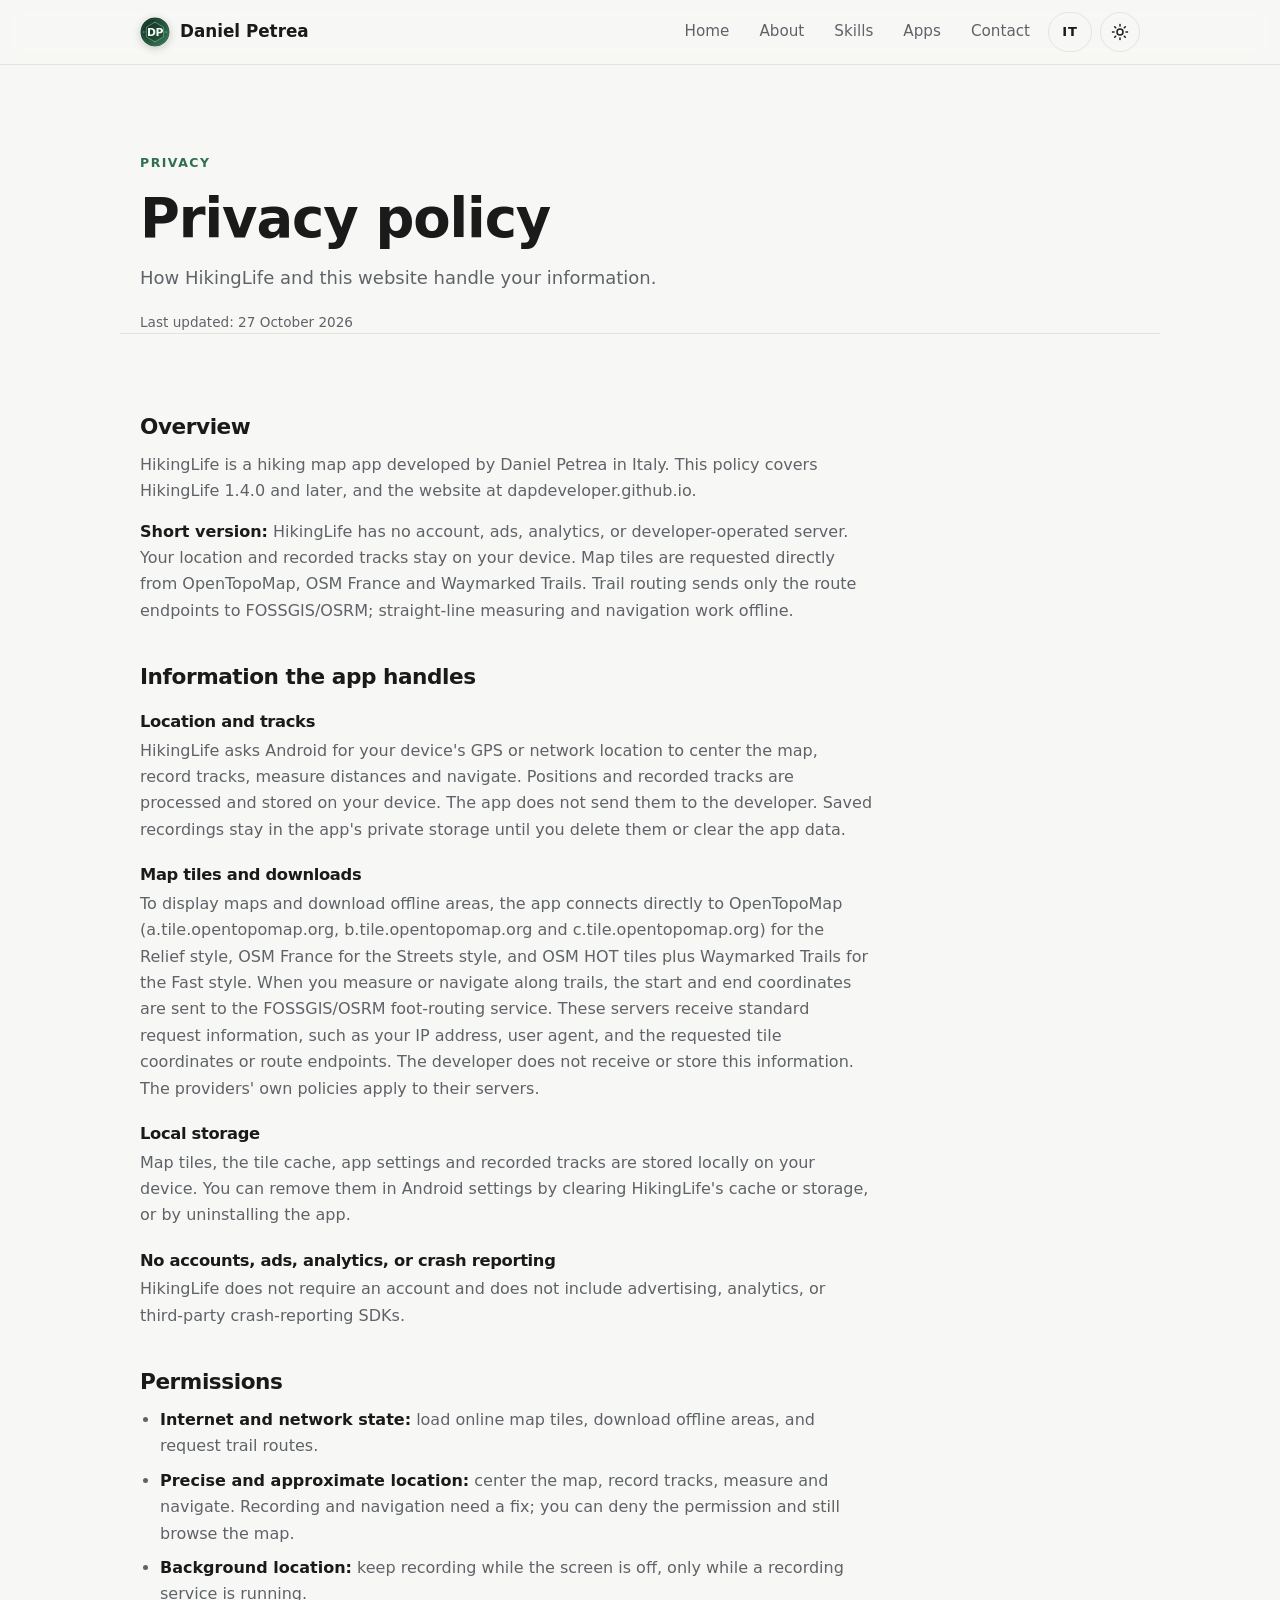
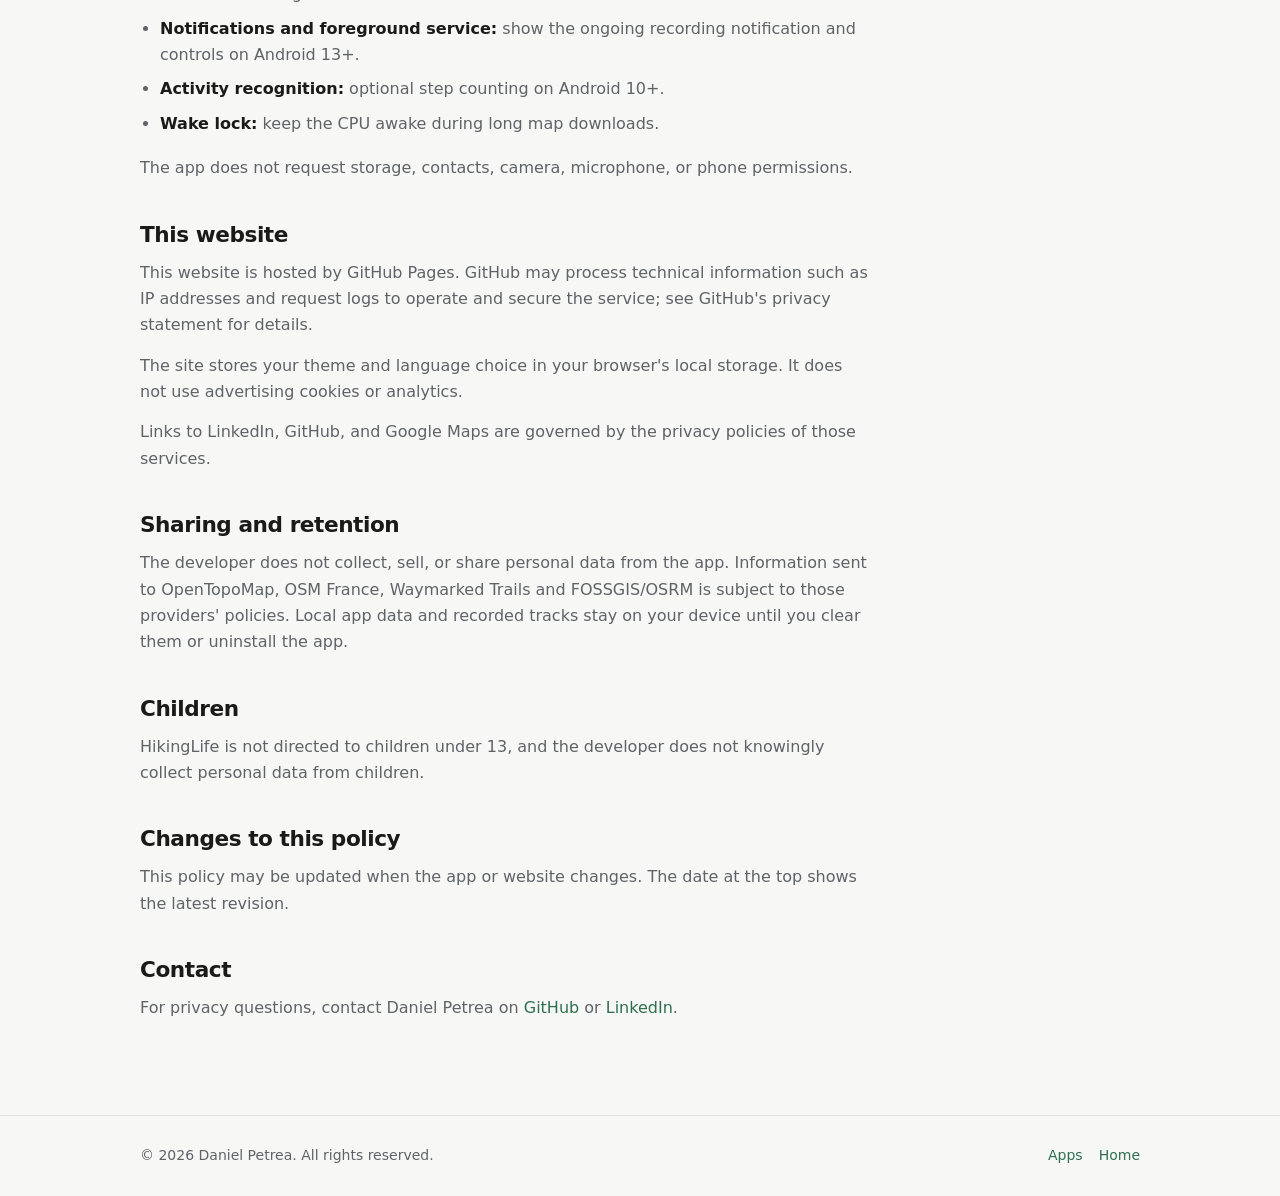
<file: privacy.html>
<!DOCTYPE html>
<html lang="en" data-lang="en">
<head>
  <meta charset="UTF-8">
  <meta name="viewport" content="width=device-width, initial-scale=1.0">
  <title data-i18n="privacy.title">Privacy Policy — Daniel Petrea</title>
  <meta name="description" content="How HikingLife and dapdeveloper.github.io handle personal data." data-i18n="privacy.description" data-i18n-attr="content">
  <link rel="icon" href="assets/logo.svg" type="image/svg+xml">
  <link rel="apple-touch-icon" href="assets/logo.png">
  <link rel="stylesheet" href="css/style.css">
</head>
<body>
  <a class="skip-link" href="#main" data-i18n="skip">Skip to content</a>

  <header class="site-header">
    <nav class="nav container" aria-label="Main">
      <a class="brand" href="index.html">
        <img class="brand-logo" src="assets/logo.svg" alt="" width="30" height="30">
        Daniel Petrea
      </a>
      <button class="nav-toggle" aria-expanded="false" aria-controls="nav-menu" aria-label="Toggle menu" data-i18n-aria="nav.menu">
        <span></span><span></span><span></span>
      </button>
      <ul class="nav-menu" id="nav-menu">
        <li><a href="index.html" data-i18n="nav.home">Home</a></li>
        <li><a href="index.html#about" data-i18n="nav.about">About</a></li>
        <li><a href="index.html#skills" data-i18n="nav.skills">Skills</a></li>
        <li><a href="apps.html" data-i18n="nav.apps">Apps</a></li>
        <li><a href="index.html#contact" data-i18n="nav.contact">Contact</a></li>
        <li class="nav-controls">
          <button class="lang-toggle" type="button" data-lang-toggle aria-label="Passa all'italiano">IT</button>
          <button class="theme-toggle" aria-label="Toggle color theme" data-i18n-aria="nav.theme">
            <svg class="icon-sun" viewBox="0 0 24 24" aria-hidden="true"><circle cx="12" cy="12" r="4"/><path d="M12 2v2M12 20v2M4.9 4.9l1.4 1.4M17.7 17.7l1.4 1.4M2 12h2M20 12h2M4.9 19.1l1.4-1.4M17.7 6.3l1.4-1.4"/></svg>
            <svg class="icon-moon" viewBox="0 0 24 24" aria-hidden="true"><path d="M21 12.8A9 9 0 1 1 11.2 3a7 7 0 0 0 9.8 9.8z"/></svg>
          </button>
        </li>
      </ul>
    </nav>
  </header>

  <main id="main">
    <section class="page-hero container">
      <div class="privacy-en" lang="en">
        <p class="eyebrow">Privacy</p>
        <h1>Privacy policy</h1>
        <p class="lead">How HikingLife and this website handle your information.</p>
        <p class="privacy-updated">Last updated: <time datetime="2026-10-27">27 October 2026</time></p>
      </div>
      <div class="privacy-it" lang="it">
        <p class="eyebrow">Privacy</p>
        <h1>Informativa privacy</h1>
        <p class="lead">Come HikingLife e questo sito gestiscono i tuoi dati.</p>
        <p class="privacy-updated">Ultimo aggiornamento: <time datetime="2026-10-27">27 ottobre 2026</time></p>
      </div>
    </section>

    <section class="section container">
      <div class="privacy-body privacy-en" lang="en">
        <h2>Overview</h2>
        <p>HikingLife is a hiking map app developed by Daniel Petrea in Italy. This policy covers HikingLife 1.4.0 and later, and the website at dapdeveloper.github.io.</p>
        <p><strong>Short version:</strong> HikingLife has no account, ads, analytics, or developer-operated server. Your location and recorded tracks stay on your device. Map tiles are requested directly from OpenTopoMap, OSM France and Waymarked Trails. Trail routing sends only the route endpoints to FOSSGIS/OSRM; straight-line measuring and navigation work offline.</p>

        <h2>Information the app handles</h2>
        <h3>Location and tracks</h3>
        <p>HikingLife asks Android for your device's GPS or network location to center the map, record tracks, measure distances and navigate. Positions and recorded tracks are processed and stored on your device. The app does not send them to the developer. Saved recordings stay in the app's private storage until you delete them or clear the app data.</p>

        <h3>Map tiles and downloads</h3>
        <p>To display maps and download offline areas, the app connects directly to OpenTopoMap (a.tile.opentopomap.org, b.tile.opentopomap.org and c.tile.opentopomap.org) for the Relief style, OSM France for the Streets style, and OSM HOT tiles plus Waymarked Trails for the Fast style. When you measure or navigate along trails, the start and end coordinates are sent to the FOSSGIS/OSRM foot-routing service. These servers receive standard request information, such as your IP address, user agent, and the requested tile coordinates or route endpoints. The developer does not receive or store this information. The providers' own policies apply to their servers.</p>

        <h3>Local storage</h3>
        <p>Map tiles, the tile cache, app settings and recorded tracks are stored locally on your device. You can remove them in Android settings by clearing HikingLife's cache or storage, or by uninstalling the app.</p>

        <h3>No accounts, ads, analytics, or crash reporting</h3>
        <p>HikingLife does not require an account and does not include advertising, analytics, or third-party crash-reporting SDKs.</p>

        <h2>Permissions</h2>
        <ul>
          <li><strong>Internet and network state:</strong> load online map tiles, download offline areas, and request trail routes.</li>
          <li><strong>Precise and approximate location:</strong> center the map, record tracks, measure and navigate. Recording and navigation need a fix; you can deny the permission and still browse the map.</li>
          <li><strong>Background location:</strong> keep recording while the screen is off, only while a recording service is running.</li>
          <li><strong>Notifications and foreground service:</strong> show the ongoing recording notification and controls on Android 13+.</li>
          <li><strong>Activity recognition:</strong> optional step counting on Android 10+.</li>
          <li><strong>Wake lock:</strong> keep the CPU awake during long map downloads.</li>
        </ul>
        <p>The app does not request storage, contacts, camera, microphone, or phone permissions.</p>

        <h2>This website</h2>
        <p>This website is hosted by GitHub Pages. GitHub may process technical information such as IP addresses and request logs to operate and secure the service; see GitHub's privacy statement for details.</p>
        <p>The site stores your theme and language choice in your browser's local storage. It does not use advertising cookies or analytics.</p>
        <p>Links to LinkedIn, GitHub, and Google Maps are governed by the privacy policies of those services.</p>

        <h2>Sharing and retention</h2>
        <p>The developer does not collect, sell, or share personal data from the app. Information sent to OpenTopoMap, OSM France, Waymarked Trails and FOSSGIS/OSRM is subject to those providers' policies. Local app data and recorded tracks stay on your device until you clear them or uninstall the app.</p>

        <h2>Children</h2>
        <p>HikingLife is not directed to children under 13, and the developer does not knowingly collect personal data from children.</p>

        <h2>Changes to this policy</h2>
        <p>This policy may be updated when the app or website changes. The date at the top shows the latest revision.</p>

        <h2>Contact</h2>
        <p>For privacy questions, contact Daniel Petrea on <a href="https://github.com/DapDeveloper">GitHub</a> or <a href="https://www.linkedin.com/in/daniel-petrea-857741133" rel="noopener">LinkedIn</a>.</p>
      </div>

      <div class="privacy-body privacy-it" lang="it">
        <h2>Panoramica</h2>
        <p>HikingLife è un'app di mappe per l'escursionismo sviluppata da Daniel Petrea in Italia. Questa informativa riguarda HikingLife 1.4.0 e versioni successive e il sito dapdeveloper.github.io.</p>
        <p><strong>Versione breve:</strong> HikingLife non ha account, pubblicità, analytics o server gestiti dallo sviluppatore. La tua posizione e le tracce registrate restano sul dispositivo. Le tile della mappa vengono richieste direttamente a OpenTopoMap, OSM France e Waymarked Trails. Il routing su sentieri invia solo gli estremi del percorso a FOSSGIS/OSRM; la misura e la navigazione in linea retta funzionano offline.</p>

        <h2>Dati trattati dall'app</h2>
        <h3>Posizione e tracce</h3>
        <p>HikingLife chiede ad Android la posizione GPS o di rete del dispositivo per centrare la mappa, registrare tracce, misurare distanze e navigare. Le posizioni e le tracce registrate vengono elaborate e memorizzate sul dispositivo. L'app non le invia allo sviluppatore. Le registrazioni salvate restano nella memoria privata dell'app finché non le elimini o cancelli i dati dell'app.</p>

        <h3>Tile della mappa e download</h3>
        <p>Per mostrare le mappe e scaricare aree offline, l'app si collega direttamente a OpenTopoMap (a.tile.opentopomap.org, b.tile.opentopomap.org e c.tile.opentopomap.org) per lo stile Relief, a OSM France per lo stile Streets e alle tile OSM HOT più Waymarked Trails per lo stile Fast. Quando misuri o navighi lungo i sentieri, le coordinate di partenza e arrivo vengono inviate al servizio di routing pedonale FOSSGIS/OSRM. Questi server ricevono informazioni standard sulla richiesta, come indirizzo IP, user agent e coordinate della tile o estremi del percorso. Lo sviluppatore non riceve né memorizza queste informazioni. Si applicano le informative dei rispettivi fornitori.</p>

        <h3>Memoria locale</h3>
        <p>Le tile, la cache, le impostazioni e le tracce registrate sono memorizzate localmente sul dispositivo. Puoi rimuoverle dalle impostazioni Android cancellando la cache o i dati di HikingLife, oppure disinstallando l'app.</p>

        <h3>Nessun account, pubblicità, analytics o segnalazione crash</h3>
        <p>HikingLife non richiede un account e non include pubblicità, analytics o SDK di terze parti per la segnalazione dei crash.</p>

        <h2>Permessi</h2>
        <ul>
          <li><strong>Internet e stato della rete:</strong> caricare le tile online, scaricare aree offline e richiedere percorsi su sentiero.</li>
          <li><strong>Posizione precisa e approssimativa:</strong> centrare la mappa, registrare tracce, misurare e navigare. Registrazione e navigazione richiedono un fix; puoi negare il permesso e usare comunque la mappa.</li>
          <li><strong>Posizione in background:</strong> continuare a registrare con lo schermo spento, solo mentre è attivo il servizio di registrazione.</li>
          <li><strong>Notifiche e servizio in primo piano:</strong> mostrare la notifica di registrazione e i relativi controlli su Android 13+.</li>
          <li><strong>Riconoscimento attività:</strong> conteggio passi opzionale su Android 10+.</li>
          <li><strong>Wake lock:</strong> mantenere la CPU attiva durante i download lunghi.</li>
        </ul>
        <p>L'app non richiede permessi per archiviazione, contatti, fotocamera, microfono o telefono.</p>

        <h2>Questo sito</h2>
        <p>Questo sito è ospitato da GitHub Pages. GitHub può trattare informazioni tecniche come indirizzi IP e log delle richieste per gestire e proteggere il servizio; consulta l'informativa privacy di GitHub.</p>
        <p>Il sito memorizza tema e lingua nella memoria locale del browser. Non usa cookie pubblicitari o analytics.</p>
        <p>I link a LinkedIn, GitHub e Google Maps sono regolati dalle informative privacy dei rispettivi servizi.</p>

        <h2>Condivisione e conservazione</h2>
        <p>Lo sviluppatore non raccoglie, vende o condivide dati personali dall'app. Le informazioni inviate a OpenTopoMap, OSM France, Waymarked Trails e FOSSGIS/OSRM sono soggette alle informative di quei fornitori. I dati locali e le tracce restano sul dispositivo finché non li cancelli o disinstalli l'app.</p>

        <h2>Minori</h2>
        <p>HikingLife non è destinata a minori di 13 anni e lo sviluppatore non raccoglie consapevolmente dati personali di minori.</p>

        <h2>Modifiche a questa informativa</h2>
        <p>Questa informativa può essere aggiornata quando cambiano l'app o il sito. La data in alto indica l'ultima revisione.</p>

        <h2>Contatti</h2>
        <p>Per domande sulla privacy, contatta Daniel Petrea su <a href="https://github.com/DapDeveloper">GitHub</a> o <a href="https://www.linkedin.com/in/daniel-petrea-857741133" rel="noopener">LinkedIn</a>.</p>
      </div>
    </section>
  </main>

  <footer class="site-footer">
    <div class="container footer-inner">
      <p>&copy; <span id="year"></span> Daniel Petrea. <span data-i18n="footer.rights">All rights reserved.</span></p>
      <div class="footer-links">
        <a href="apps.html" data-i18n="nav.apps">Apps</a>
        <a href="index.html" data-i18n="nav.home">Home</a>
      </div>
    </div>
  </footer>

  <script src="js/main.js"></script>
</body>
</html>
</file>
<file: css/style.css>
:root {
  --bg: #f7f7f5;
  --surface: #ffffff;
  --text: #1a1a1a;
  --muted: #5f6368;
  --border: #e3e3df;
  --accent: #2f6f4f;
  --accent-strong: #24563d;
  --accent-soft: #e6f0ea;
  --shadow: 0 1px 2px rgba(0, 0, 0, .05), 0 8px 24px rgba(0, 0, 0, .06);
  --radius: 16px;
  --radius-sm: 10px;
  --max: 1040px;
  --header-h: 64px;
}

[data-theme="dark"] {
  --bg: #14161a;
  --surface: #1c1f24;
  --text: #f0f1f2;
  --muted: #a2a8b0;
  --border: #2b2f36;
  --accent: #6fd39b;
  --accent-strong: #8ee0b2;
  --accent-soft: #1f3328;
  --shadow: 0 1px 2px rgba(0, 0, 0, .3), 0 12px 32px rgba(0, 0, 0, .35);
}

* { box-sizing: border-box; }

html { scroll-behavior: smooth; }

body {
  margin: 0;
  background: var(--bg);
  color: var(--text);
  font-family: system-ui, -apple-system, "Segoe UI", Roboto, "Helvetica Neue", Arial, sans-serif;
  line-height: 1.65;
  -webkit-font-smoothing: antialiased;
}

img { max-width: 100%; display: block; }

a { color: var(--accent); text-decoration: none; }
a:hover { text-decoration: underline; }

h1, h2, h3 { line-height: 1.2; letter-spacing: -.02em; margin: 0 0 .5em; }
h1 { font-size: clamp(2.1rem, 6vw, 3.4rem); }
h2 { font-size: clamp(1.5rem, 3.5vw, 2rem); }

.container {
  width: 100%;
  max-width: var(--max);
  margin-inline: auto;
  padding-inline: 20px;
}

.skip-link {
  position: absolute;
  left: -9999px;
  top: 0;
  background: var(--accent);
  color: #fff;
  padding: 10px 16px;
  z-index: 100;
  border-radius: 0 0 var(--radius-sm) 0;
}
.skip-link:focus { left: 0; }

.site-header {
  position: sticky;
  top: 0;
  z-index: 50;
  background: color-mix(in srgb, var(--bg) 88%, transparent);
  backdrop-filter: blur(10px);
  border-bottom: 1px solid var(--border);
}

.nav {
  display: flex;
  align-items: center;
  justify-content: space-between;
  min-height: var(--header-h);
  gap: 16px;
}

.brand {
  display: inline-flex;
  align-items: center;
  gap: 10px;
  font-weight: 700;
  font-size: 1.05rem;
  color: var(--text);
}
.brand:hover { text-decoration: none; color: var(--accent); }
.brand-logo {
  width: 30px;
  height: 30px;
  flex: none;
  border-radius: 50%;
  box-shadow: 0 2px 8px rgba(0, 0, 0, .18);
  transition: transform .2s ease;
}
.brand:hover .brand-logo { transform: rotate(-8deg) scale(1.06); }

.nav-menu {
  display: flex;
  align-items: center;
  gap: 6px;
  list-style: none;
  margin: 0;
  padding: 0;
}

.nav-menu a {
  display: block;
  padding: 8px 12px;
  border-radius: var(--radius-sm);
  color: var(--muted);
  font-size: .95rem;
  font-weight: 500;
}
.nav-menu a:hover {
  color: var(--text);
  background: var(--accent-soft);
  text-decoration: none;
}

.nav-toggle {
  display: none;
  flex-direction: column;
  justify-content: center;
  gap: 5px;
  width: 42px;
  height: 42px;
  padding: 0 10px;
  background: none;
  border: 1px solid var(--border);
  border-radius: var(--radius-sm);
  cursor: pointer;
}
.nav-toggle span {
  display: block;
  height: 2px;
  background: var(--text);
  border-radius: 2px;
  transition: transform .2s ease, opacity .2s ease;
}

.theme-toggle {
  display: inline-flex;
  align-items: center;
  justify-content: center;
  width: 40px;
  height: 40px;
  background: none;
  border: 1px solid var(--border);
  border-radius: 50%;
  color: var(--text);
  cursor: pointer;
}
.theme-toggle:hover { background: var(--accent-soft); }
.lang-toggle {
  display: inline-flex;
  align-items: center;
  justify-content: center;
  min-width: 44px;
  height: 40px;
  padding: 0 12px;
  background: none;
  border: 1px solid var(--border);
  border-radius: 999px;
  color: var(--text);
  font: inherit;
  font-size: .82rem;
  font-weight: 700;
  letter-spacing: .06em;
  cursor: pointer;
}
.lang-toggle:hover { background: var(--accent-soft); border-color: var(--accent); }
.nav-controls { display: flex; align-items: center; gap: 8px; }
.theme-toggle svg {
  width: 18px;
  height: 18px;
  fill: none;
  stroke: currentColor;
  stroke-width: 2;
  stroke-linecap: round;
  stroke-linejoin: round;
}
.icon-moon { display: none; }
[data-theme="dark"] .icon-sun { display: none; }
[data-theme="dark"] .icon-moon { display: block; }

.hero {
  display: grid;
  grid-template-columns: 1.4fr .8fr;
  align-items: center;
  gap: 48px;
  padding-block: clamp(56px, 10vw, 104px);
}

.eyebrow {
  text-transform: uppercase;
  letter-spacing: .12em;
  font-size: .78rem;
  font-weight: 700;
  color: var(--accent);
  margin: 0 0 12px;
}

.accent { color: var(--accent); }

.lead {
  font-size: 1.125rem;
  color: var(--muted);
  max-width: 52ch;
  margin: 0 0 28px;
}

.hero-actions { display: flex; flex-wrap: wrap; gap: 12px; }

.hero-art img {
  width: min(280px, 70vw);
  margin-inline: auto;
  border-radius: 50%;
  border: 6px solid var(--surface);
  box-shadow: var(--shadow);
}

.btn {
  display: inline-flex;
  align-items: center;
  justify-content: center;
  gap: 8px;
  padding: 11px 20px;
  border-radius: 999px;
  font-weight: 600;
  font-size: .95rem;
  border: 1px solid transparent;
  cursor: pointer;
  transition: background .15s ease, color .15s ease, border-color .15s ease, transform .15s ease;
}
.btn:hover { text-decoration: none; transform: translateY(-1px); }

.btn-primary { background: var(--accent); color: #08130d; }
.btn-primary:hover { background: var(--accent-strong); }
[data-theme="dark"] .btn-primary { color: #08130d; }

.btn-ghost {
  background: transparent;
  color: var(--text);
  border-color: var(--border);
}
.btn-ghost:hover { background: var(--accent-soft); border-color: var(--accent); }

.btn-sm { padding: 8px 16px; font-size: .875rem; }

.section { padding-block: clamp(48px, 8vw, 80px); border-top: 1px solid var(--border); }

.section-title { margin-bottom: 24px; }
.section-head { margin-bottom: 32px; }
.section-title + .section-sub { margin-top: -12px; }

.section-sub { color: var(--muted); max-width: 60ch; margin: 0 0 32px; }
.section-head .section-sub { margin-bottom: 0; }

.about-grid {
  display: grid;
  grid-template-columns: 1.5fr 1fr;
  gap: 40px;
  align-items: start;
}

.about-copy p { color: var(--muted); margin: 0 0 16px; max-width: 65ch; }

.facts {
  background: var(--surface);
  border: 1px solid var(--border);
  border-radius: var(--radius);
  padding: 24px;
  box-shadow: var(--shadow);
}
.facts h3 { font-size: .8rem; text-transform: uppercase; letter-spacing: .1em; color: var(--muted); margin-bottom: 16px; }
.facts dl { margin: 0; display: grid; gap: 14px; }
.facts dl > div { display: flex; flex-direction: column; gap: 2px; }
.facts dt { font-size: .78rem; text-transform: uppercase; letter-spacing: .08em; color: var(--muted); }
.facts dd { margin: 0; font-weight: 600; }

.card-grid {
  display: grid;
  grid-template-columns: repeat(auto-fill, minmax(260px, 1fr));
  gap: 20px;
}

.app-card {
  display: flex;
  flex-direction: column;
  align-items: flex-start;
  background: var(--surface);
  border: 1px solid var(--border);
  border-radius: var(--radius);
  padding: 24px;
  box-shadow: var(--shadow);
  transition: transform .18s ease, border-color .18s ease;
}
.app-card:hover { transform: translateY(-3px); border-color: var(--accent); }
.app-card h3 { margin: 16px 0 8px; font-size: 1.15rem; }
.app-card p { color: var(--muted); margin: 0 0 8px; font-size: .95rem; }
.app-card .meta { font-size: .8rem; margin-bottom: 20px; }
.app-card .btn { margin-top: auto; }

.app-icon {
  display: grid;
  place-items: center;
  width: 52px;
  height: 52px;
  border-radius: 14px;
  background: var(--accent-soft);
  color: var(--accent);
  font-weight: 800;
  font-size: 1.25rem;
}

.note {
  margin-top: 28px;
  padding: 14px 18px;
  border-left: 3px solid var(--accent);
  background: var(--accent-soft);
  border-radius: 0 var(--radius-sm) var(--radius-sm) 0;
  color: var(--muted);
  font-size: .9rem;
}

.contact-links {
  display: grid;
  grid-template-columns: repeat(auto-fit, minmax(220px, 1fr));
  gap: 16px;
}

.contact-link {
  display: flex;
  flex-direction: column;
  gap: 4px;
  padding: 18px 20px;
  background: var(--surface);
  border: 1px solid var(--border);
  border-radius: var(--radius);
  color: var(--text);
  box-shadow: var(--shadow);
  transition: border-color .15s ease, transform .15s ease;
}
.contact-link:hover { border-color: var(--accent); text-decoration: none; transform: translateY(-2px); }
.contact-label { font-size: .78rem; text-transform: uppercase; letter-spacing: .08em; color: var(--muted); }
.contact-value { font-weight: 600; }

.site-footer {
  border-top: 1px solid var(--border);
  padding-block: 28px;
  font-size: .875rem;
  color: var(--muted);
}
.footer-inner { display: flex; flex-wrap: wrap; gap: 12px; align-items: center; justify-content: space-between; }
.footer-inner p { margin: 0; }
.footer-links { display: flex; flex-wrap: wrap; align-items: center; gap: 16px; }

.nav-menu a[aria-current="page"] { color: var(--text); background: var(--accent-soft); }

.page-hero { padding-block: clamp(48px, 9vw, 88px) 0; }
.page-hero h1 { margin-bottom: 12px; }
.page-hero .lead { margin-bottom: 0; }

.app-icon-img {
  width: 56px;
  height: 56px;
  border-radius: 14px;
  box-shadow: 0 4px 14px rgba(0, 0, 0, .18);
}
.app-icon-lg { width: 88px; height: 88px; border-radius: 22px; }

.app-card-horizontal {
  flex-direction: row;
  align-items: center;
  gap: 24px;
  flex-wrap: wrap;
}
.app-card-horizontal .app-card-body { flex: 1 1 280px; }
.app-card-body h3 { margin: 0 0 6px; }
.app-card-body p { margin: 0 0 6px; }
.app-card-body .meta { margin-bottom: 0; }
.app-card-actions { display: flex; flex-wrap: wrap; gap: 10px; align-items: center; }

.app-card-featured { display: block; padding: clamp(24px, 4vw, 40px); }
.app-card-featured:hover { transform: none; }
.app-card-head { display: flex; align-items: center; gap: 20px; margin-bottom: 20px; }
.app-card-head h2 { margin: 0 0 4px; }
.app-tagline { color: var(--muted); margin: 0; }

.app-description { color: var(--muted); max-width: 70ch; margin: 0 0 20px; }

.tag-list {
  display: flex;
  flex-wrap: wrap;
  gap: 8px;
  list-style: none;
  padding: 0;
  margin: 0 0 24px;
}
.tag-list li {
  padding: 4px 10px;
  border-radius: 999px;
  background: var(--accent-soft);
  color: var(--accent);
  font-size: .78rem;
  font-weight: 600;
}

.skills-grid {
  display: grid;
  grid-template-columns: repeat(auto-fit, minmax(240px, 1fr));
  gap: 20px;
}
.skill-group {
  padding: 20px;
  background: var(--surface);
  border: 1px solid var(--border);
  border-radius: var(--radius);
  box-shadow: var(--shadow);
}
.skill-group h3 {
  margin: 0 0 14px;
  font-size: .78rem;
  text-transform: uppercase;
  letter-spacing: .08em;
  color: var(--muted);
}
.skill-group .tag-list { margin: 0; }

.app-details {
  display: grid;
  grid-template-columns: repeat(auto-fit, minmax(140px, 1fr));
  gap: 16px;
  margin: 0 0 28px;
  padding: 20px;
  background: var(--bg);
  border: 1px solid var(--border);
  border-radius: var(--radius-sm);
}
.app-details > div { display: flex; flex-direction: column; gap: 2px; }
.app-details dt { font-size: .72rem; text-transform: uppercase; letter-spacing: .08em; color: var(--muted); }
.app-details dd { margin: 0; font-weight: 600; font-size: .95rem; }
.app-details code { font-size: .85rem; }

.app-actions { display: flex; flex-wrap: wrap; align-items: center; gap: 14px; margin-bottom: 24px; }
.app-file { font-size: .8rem; color: var(--muted); }

.qr-card {
  display: flex;
  align-items: center;
  gap: 20px;
  margin: 0 0 24px;
  padding: 16px 20px;
  background: var(--bg);
  border: 1px solid var(--border);
  border-radius: var(--radius-sm);
}
.qr-code {
  width: 144px;
  height: 144px;
  flex: none;
  padding: 10px;
  background: #fff;
  border-radius: 12px;
}
.qr-title { margin: 0 0 6px; font-weight: 700; }
.qr-caption { margin: 0; color: var(--muted); font-size: .9rem; max-width: 38ch; }

.release-notes { border-top: 1px solid var(--border); padding-top: 16px; margin-bottom: 16px; }
.release-notes summary { cursor: pointer; font-weight: 600; }
.release-notes ul { margin: 12px 0 0; padding-left: 20px; color: var(--muted); }
.release-notes li { margin-bottom: 6px; }

.checksum { margin: 0; color: var(--muted); font-size: .75rem; word-break: break-all; }
.checksum code { font-size: .72rem; }

.install { margin-top: 48px; }
.install-steps { color: var(--muted); max-width: 65ch; padding-left: 20px; margin: 0 0 20px; }
.install-steps li { margin-bottom: 8px; }

.more-apps {
  margin-top: 40px;
  padding-top: 24px;
  border-top: 1px solid var(--border);
  color: var(--muted);
}

.faq-list,
.changelog {
  display: grid;
  gap: 12px;
  max-width: 80ch;
}

.faq-item,
.changelog-item {
  padding: 14px 18px;
  background: var(--surface);
  border: 1px solid var(--border);
  border-radius: var(--radius-sm);
}

.faq-item summary,
.changelog-item summary {
  display: flex;
  flex-wrap: wrap;
  align-items: baseline;
  gap: 8px;
  cursor: pointer;
  font-weight: 600;
}

.faq-item p {
  margin: 12px 0 0;
  color: var(--muted);
}

.changelog-item summary strong { color: var(--text); }
.changelog-item time {
  margin-left: auto;
  color: var(--muted);
  font-size: .78rem;
  font-weight: 500;
}
.changelog-item ul {
  margin: 12px 0 0;
  padding-left: 20px;
  color: var(--muted);
}
.changelog-item li { margin-bottom: 6px; }
.changelog-item li:last-child { margin-bottom: 0; }

.privacy-en,
.privacy-it { display: none; }
[data-lang="en"] .privacy-en,
[data-lang="it"] .privacy-it { display: block; }

.privacy-body { max-width: 72ch; }
.privacy-body h2 {
  margin: 40px 0 12px;
  font-size: 1.35rem;
}
.privacy-body h2:first-child { margin-top: 0; }
.privacy-body h3 {
  margin: 22px 0 6px;
  font-size: 1.02rem;
}
.privacy-body p,
.privacy-body li { color: var(--muted); }
.privacy-body p { margin: 0 0 14px; }
.privacy-body ul { margin: 0 0 18px; padding-left: 20px; }
.privacy-body li { margin-bottom: 8px; }
.privacy-body strong { color: var(--text); }
.privacy-updated {
  margin: 18px 0 0;
  color: var(--muted);
  font-size: .85rem;
}

@media (max-width: 640px) {
  .app-card-horizontal { flex-direction: column; align-items: flex-start; }
  .app-card-actions { width: 100%; }
  .app-card-actions .btn { flex: 1 1 auto; }
  .app-card-head { align-items: flex-start; }
  .app-actions .btn { width: 100%; }
  .qr-card { flex-direction: column; align-items: flex-start; }
  .changelog-item time { margin-left: 0; width: 100%; }
}

@media (max-width: 820px) {
  .hero { grid-template-columns: 1fr; text-align: center; gap: 32px; }
  .hero .lead { margin-inline: auto; }
  .hero-actions { justify-content: center; }
  .hero-art { order: -1; }
  .about-grid { grid-template-columns: 1fr; }
}

@media (max-width: 640px) {
  .nav-toggle { display: flex; }
  .nav-menu {
    position: absolute;
    top: var(--header-h);
    left: 0;
    right: 0;
    flex-direction: column;
    align-items: stretch;
    gap: 2px;
    padding: 12px 20px 20px;
    background: var(--surface);
    border-bottom: 1px solid var(--border);
    box-shadow: var(--shadow);
    display: none;
  }
  .nav-menu.open { display: flex; }
  .nav-menu a { padding: 12px; }
  .nav-menu li:last-child { align-self: flex-start; margin-top: 8px; }

  .nav-toggle[aria-expanded="true"] span:nth-child(1) { transform: translateY(7px) rotate(45deg); }
  .nav-toggle[aria-expanded="true"] span:nth-child(2) { opacity: 0; }
  .nav-toggle[aria-expanded="true"] span:nth-child(3) { transform: translateY(-7px) rotate(-45deg); }
}

@media (prefers-reduced-motion: reduce) {
  html { scroll-behavior: auto; }
  * { transition: none !important; }
}
</file>
